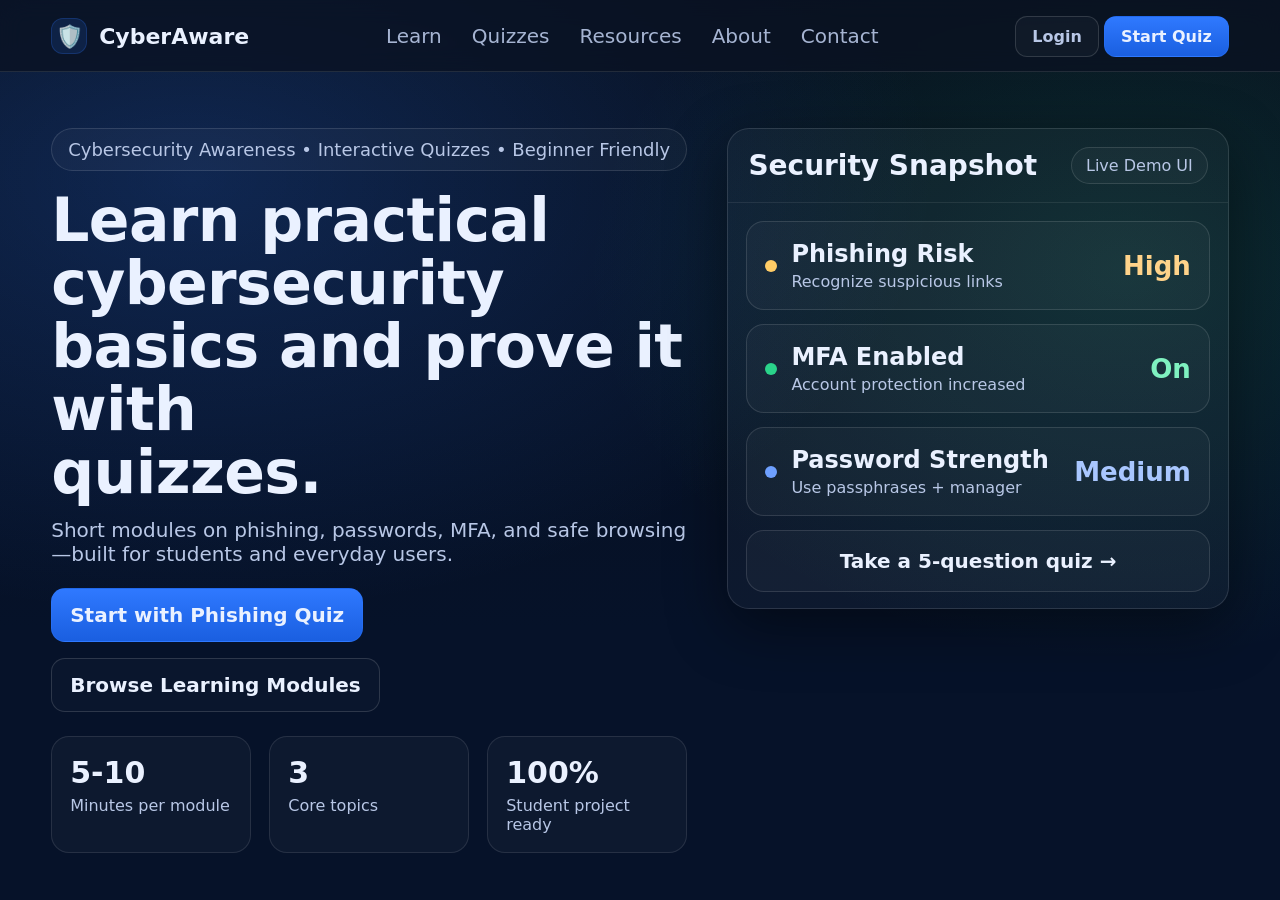
<file: index.html>
<!doctype html>
<html lang="en">

<head>
  <meta charset="utf-8" />
  <meta name="viewport" content="width=device-width, initial-scale=1" />
  <title>CyberAware</title>
  <link rel="stylesheet" href="css/styles.css" />
  <!--   -->
</head>

<body>

  <!-- Top Navigation -->
  <header class="topbar">
    <div class="container topbar__inner">

      <a class="brand" href="index.html">
        <span class="brand__icon" aria-hidden="true">🛡️</span>
        <span class="brand__name">CyberAware</span>
      </a>


      <nav class="navlinks" aria-label="Primary navigation">
        <a href="learn.html">Learn</a>
        <a href="quizzes.html">Quizzes</a>
        <a href="resources.html">Resources</a>
        <a href="about.html">About</a>
        <a href="contact.html">Contact</a>
      
      </nav>

      <div class="topbar__actions">
        <a class="btn btn--ghost" href="logInPage.html">Login</a>
        <a class="btn btn--primary" href="startQuiz.html">Start Quiz</a>
      </div>

    </div>
  </header>

  <!-- Hero -->
  <main class="hero">
    <div class="container hero__grid">

      <!-- Left -->
      <section class="hero__left">
        <div class="pill">
          Cybersecurity Awareness • Interactive Quizzes • Beginner Friendly
        </div>

        <h1 class="hero__title">
          Learn practical cybersecurity<br />
          basics and prove it with<br />
          quizzes.
        </h1>

        <p class="hero__subtitle">
          Short modules on phishing, passwords, MFA, and safe browsing—built
          for students and everyday users.
        </p>

        <div class="hero__cta">
          <a class="btn btn--primary btn--lg" href="QuizzePage.html">Start with Phishing Quiz</a>
          <a class="btn btn--outline btn--lg" href="learn.html">Browse Learning Modules</a>
        </div>

        <div class="stats">
          <div class="stat">
            <div class="stat__num">5-10</div>
            <div class="stat__label">Minutes per module</div>
          </div>
          <div class="stat">
            <div class="stat__num">3</div>
            <div class="stat__label">Core topics</div>
          </div>
          <div class="stat">
            <div class="stat__num">100%</div>
            <div class="stat__label">Student project ready</div>
          </div>
        </div>
      </section>

      <!-- Right -->
      <aside class="snapshot" aria-label="Security Snapshot">
        <div class="snapshot__head">
          <h2 class="snapshot__title">Security Snapshot</h2>
          <span class="chip">Live Demo UI</span>
        </div>

        <div class="snapshot__body">

          <div class="row">
            <div class="row__left">
              <span class="dot dot--warn" aria-hidden="true"></span>
              <div>
                <div class="row__title">Phishing Risk</div>
                <div class="row__sub">Recognize suspicious links</div>
              </div>
            </div>
            <div class="row__right row__right--warn">High</div>
          </div>

          <div class="row">
            <div class="row__left">
              <span class="dot dot--ok" aria-hidden="true"></span>
              <div>
                <div class="row__title">MFA Enabled</div>
                <div class="row__sub">Account protection increased</div>
              </div>
            </div>
            <div class="row__right row__right--ok">On</div>
          </div>

          <div class="row">
            <div class="row__left">
              <span class="dot dot--mid" aria-hidden="true"></span>
              <div>
                <div class="row__title">Password Strength</div>
                <div class="row__sub">Use passphrases + manager</div>
              </div>
            </div>
            <div class="row__right row__right--mid">Medium</div>
          </div>

          <a class="snapshot__cta" href="#">
            Take a 5-question quiz →
          </a>

        </div>
      </aside>

    </div>
  </main>

</body>

</html>
</file>
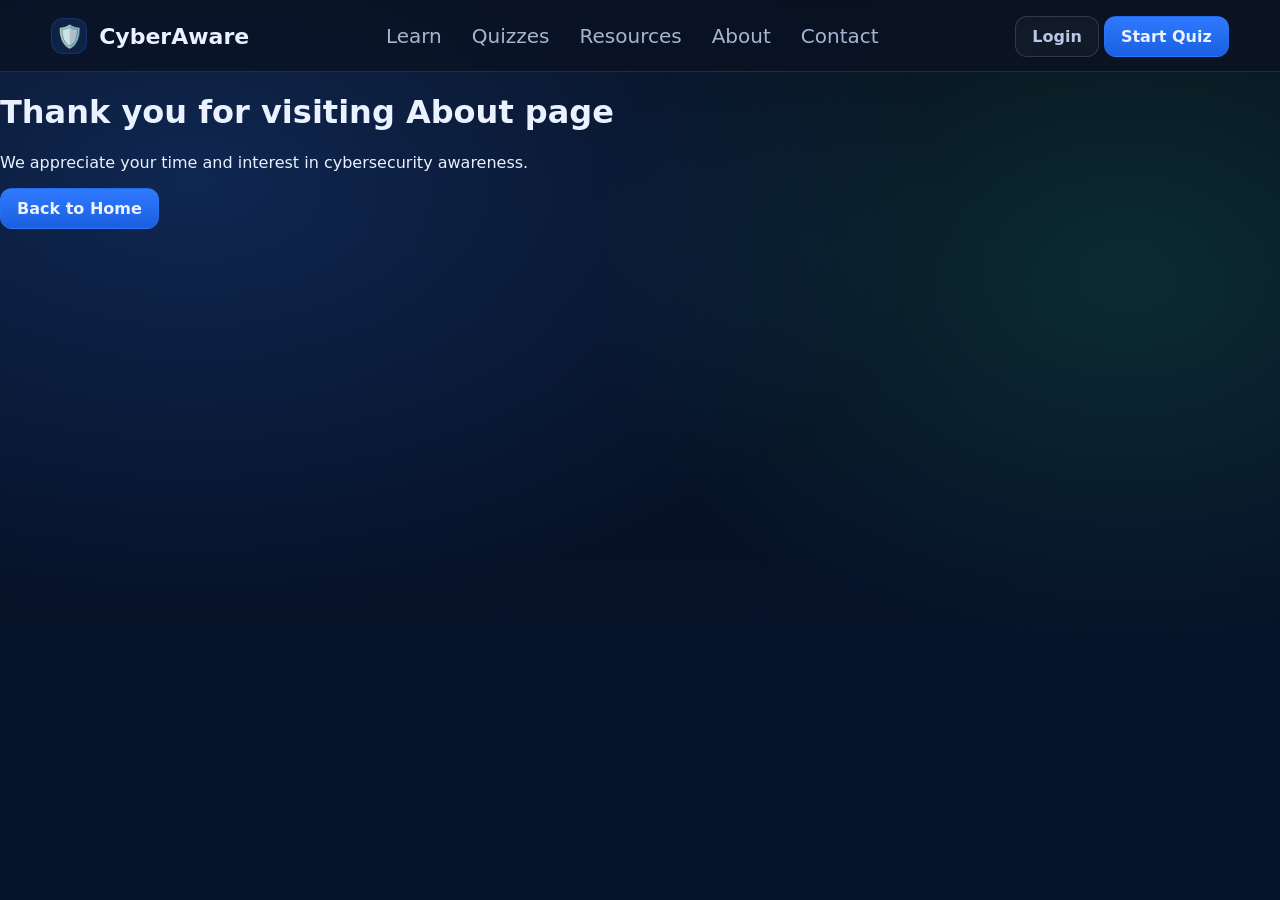
<file: about.html>
<!DOCTYPE html>
<html lang="en">

<head>
  <meta charset="UTF-8">
  <meta name="viewport" content="width=device-width, initial-scale=1.0">
  <link rel="stylesheet" href="css/styles.css" /> 
<!--     -->
  <title>About</title>
</head>

<body>
  <!-- Top Navigation -->
  <header class="topbar">
    <div class="container topbar__inner">

      <a class="brand" href="index.html">
        <span class="brand__icon" aria-hidden="true">🛡️</span>
        <span class="brand__name">CyberAware</span>
      </a>

      <nav class="navlinks" aria-label="Primary navigation">
        <a href="learn.html">Learn</a>
        <a href="quizzes.html">Quizzes</a>
        <a href="resources.html">Resources</a>
        <a href="about.html">About</a>
        <a href="contact.html">Contact</a>
      </nav>

      <div class="topbar__actions">
        <a class="btn btn--ghost" href="logInPage.html">Login</a>
        <a class="btn btn--primary" href="startQuiz.html">Start Quiz</a>
      </div>

    </div>
  </header>
  <main class="thanks">
    <div class="thanks__card">


      <!--   <div class="thanks__icon">🛡️</div>   -->

      <h1>Thank you for visiting About page</h1>

      <p class="thanks__sub">
        We appreciate your time and interest in cybersecurity awareness.
      </p>

      <div class="thanks__actions">
        <a href="index.html" class="btn btn--primary">Back to Home</a>

      </div>

    </div>
  </main>
</body>

</html>
</file>
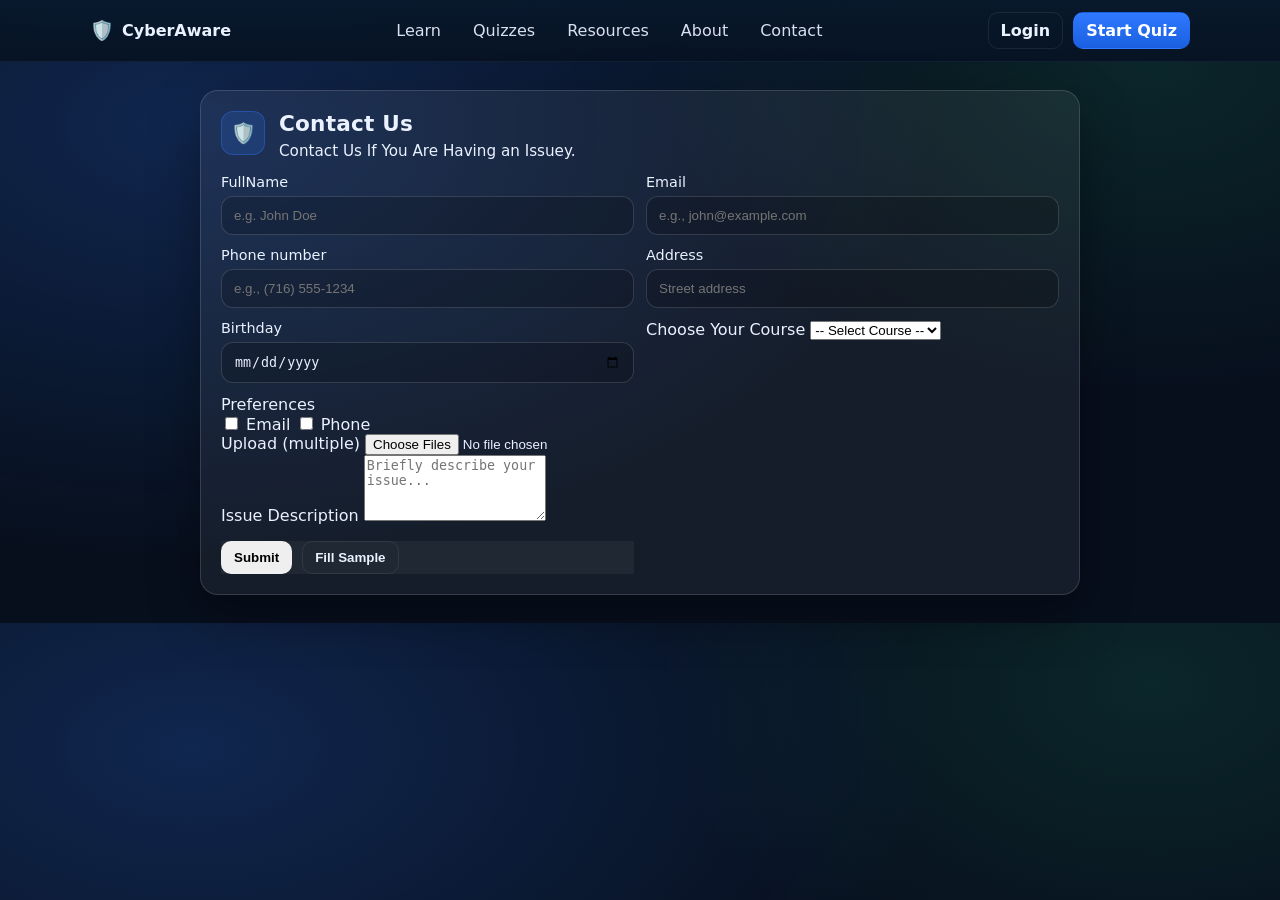
<file: contact.html>
<!DOCTYPE html>
<html lang="en">

<head>
    <meta charset="utf-8" />
    <meta name="viewport" content="width=device-width, initial-scale=1" />
    <title>Contact</title>
  <link rel="stylesheet" href="css/contact.css" />
</head>

<body>

    <!-- Top Navigation -->
    <header class="topbar">
        <div class="container topbar__inner">

            <a class="brand" href="index.html">
                <span class="brand__icon" aria-hidden="true">🛡️</span>
                <span class="brand__name">CyberAware</span>
            </a>


            <nav class="navlinks" aria-label="Primary navigation">
                <a href="learn.html">Learn</a>
                <a href="quizzes.html">Quizzes</a>
                <a href="resources.html">Resources</a>
                <a href="about.html">About</a>
                <a href="contact.html">Contact</a>
            </nav>

            <div class="topbar__actions">
                <a class="btn btn--ghost" href="logInPage.html">Login</a>
                <a class="btn btn--primary" href="startQuiz.html">Start Quiz</a>
            </div>

        </div>
    </header>
    <main class="auth">
        <section class="auth__card" aria-labelledby="contactTitle">
            <header class="auth__head">
                <div class="auth__brand" aria-hidden="true">🛡️</div>
                <div>
                    <h1 id="contactTitle" class="auth__title">Contact Us</h1>
                    <p class="auth__subtitle">Contact Us If You Are Having an Issuey.</p>
                </div>
            </header>

            <form class="form" id="contactForm" enctype="multipart/form-data" autocomplete="on" novalidate>

                <div class="grid">
                    <label class="field">
                        <span class="field__label"> FullName</span>
                        <input id="fullName" class="field__input" type="text" name="fullName"
                            placeholder="e.g. John Doe" required />
                    </label>
                    <label class="field">
                        <span class="field__label">Email</span>
                        <input id="email" class="field__input" type="email" name="email"
                            placeholder="e.g., john@example.com" required />
                    </label>
                    <label class="field">
                        <span class="field__label">Phone number</span>
                        <input id="phone" class="field__input" type="text" name="phone"
                            placeholder="e.g., (716) 555-1234" required />
                    </label>
                    <label class="field">
                        <span class="field__label">Address</span>
                        <input id="address" class="field__input" type="text" name="address" placeholder="Street address"
                            required />
                    </label>
                    <label class="field" for="birthday">
                        <span class="field__label">Birthday</span>
                        <input id="birthday" class="field__input" type="date" name="birthday" autocomplete="bday" />
                    </label>
                    <div class="row row--inline">

                        <label class="lbl lbl--mini" for="course">Choose Your Course</label>
                        <select id="course" name="course">
                            <option value="">-- Select Course --</option>
                            <option value="html">HTML</option>
                            <option value="css">CSS</option>
                            <option value="javascript">JavaScript</option>
                            <option value="cybersecurity">Cybersecurity</option>
                        </select>
                    </div>
                    <div class="row row--inline">
                        <label class="lbl" for="pref">Preferences</label>
                        <div class="checks">
                            <label class="check">
                                <input id="preferenceEmail" type="checkbox" name="pref" value="apple" /> Email</label>
                            <label class="check">
                                <input id="preferencePhone" type="checkbox" name="pref" value="pear" />
                                Phone</label>
                        </div>
                        <div class="row row--inline">

                            <label class="lbl lbl--mini" for="upload">Upload (multiple)</label>
                            <input id="uploadFiles" name="upload" type="file" multiple />
                        </div>
                        <div class="row row--inline">
                            <label for="issueDescription" class="lbl">Issue Description</label>
                            <textarea id="issueDescription" name="issueDescription" rows="4" maxlength="300"
                                placeholder="Briefly describe your issue..." required></textarea>
                        </div>
                        <div id="messageBox"></div>
                        <!-- Actions -->
                        <div class="actions">
                            <button class="btn" type="submit">Submit</button>
                            <button class="btn btn--ghost" type="button" id="fillSampleBtn">Fill Sample</button>
                        </div>
                    </div>


                </div>

            </form>
        </section>
    </main>
    <script src="js/contact.js"></script>
</body>

</html>
</file>
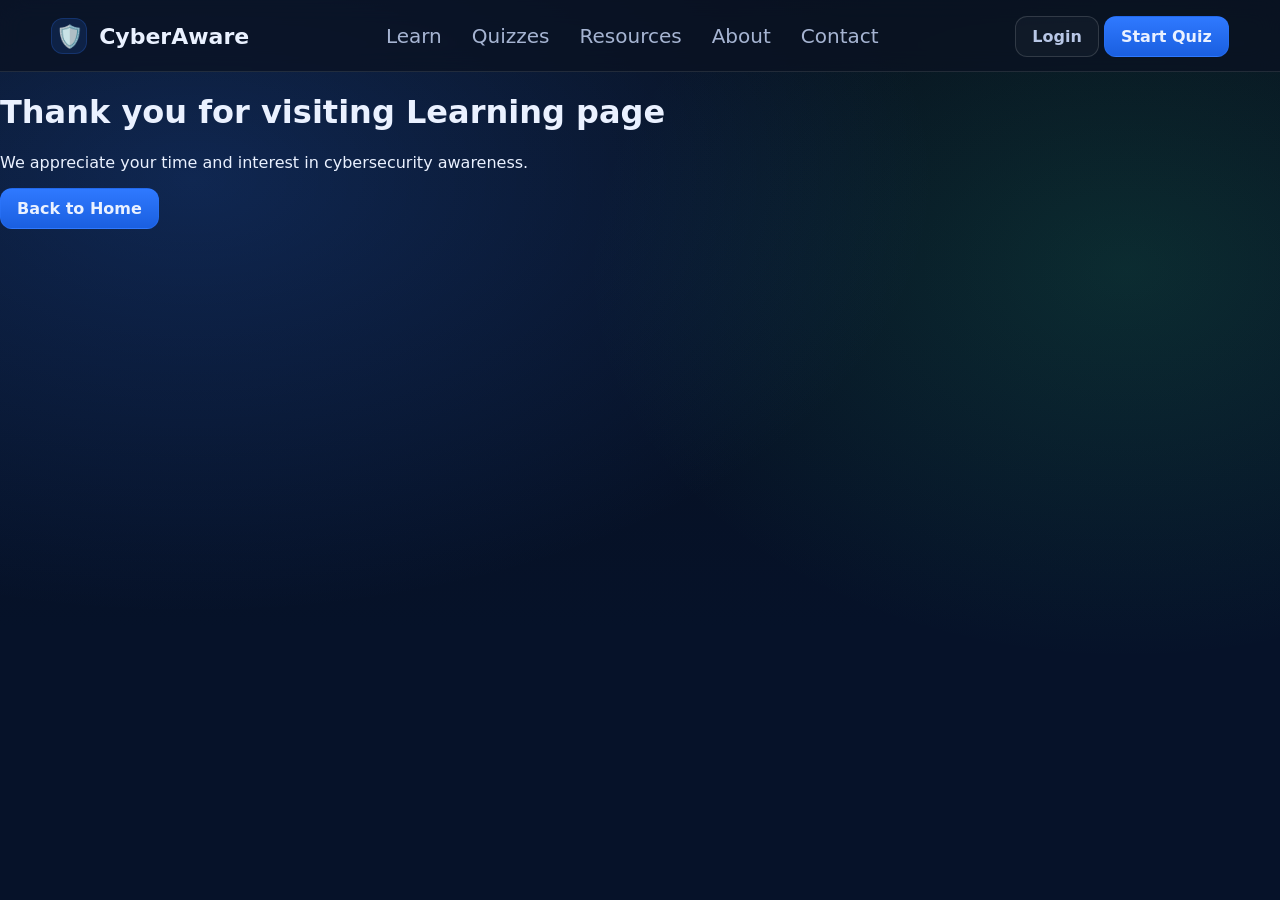
<file: learn.html>
<!DOCTYPE html>
<html lang="en">

<head>
  <meta charset="UTF-8">
  <meta name="viewport" content="width=device-width, initial-scale=1.0">
  <title>Learn</title>
  <link rel="stylesheet" href="css/styles.css" />
  <!--    -->
</head>

<body>

  <!-- Top Navigation -->
  <header class="topbar">
    <div class="container topbar__inner">

      <a class="brand" href="index.html">
        <span class="brand__icon" aria-hidden="true">🛡️</span>
        <span class="brand__name">CyberAware</span>
      </a>

      <nav class="navlinks" aria-label="Primary navigation">
        <a href="learn.html">Learn</a>
        <a href="quizzes.html">Quizzes</a>
        <a href="resources.html">Resources</a>
        <a href="about.html">About</a>
        <a href="contact.html">Contact</a>
      </nav>

      <div class="topbar__actions">
        <a class="btn btn--ghost" href="logInPage.html">Login</a>
        <a class="btn btn--primary" href="startQuiz.html">Start Quiz</a>
      </div>

    </div>
  </header>
  <main class="thanks">
    <div class="thanks__card">


      <!--   <div class="thanks__icon">🛡️</div>   -->

      <h1>Thank you for visiting Learning page</h1>

      <p class="thanks__sub">
        We appreciate your time and interest in cybersecurity awareness.
      </p>

      <div class="thanks__actions">
        <a href="index.html" class="btn btn--primary">Back to Home</a>

      </div>

    </div>
  </main>

</body>

</html>
</file>
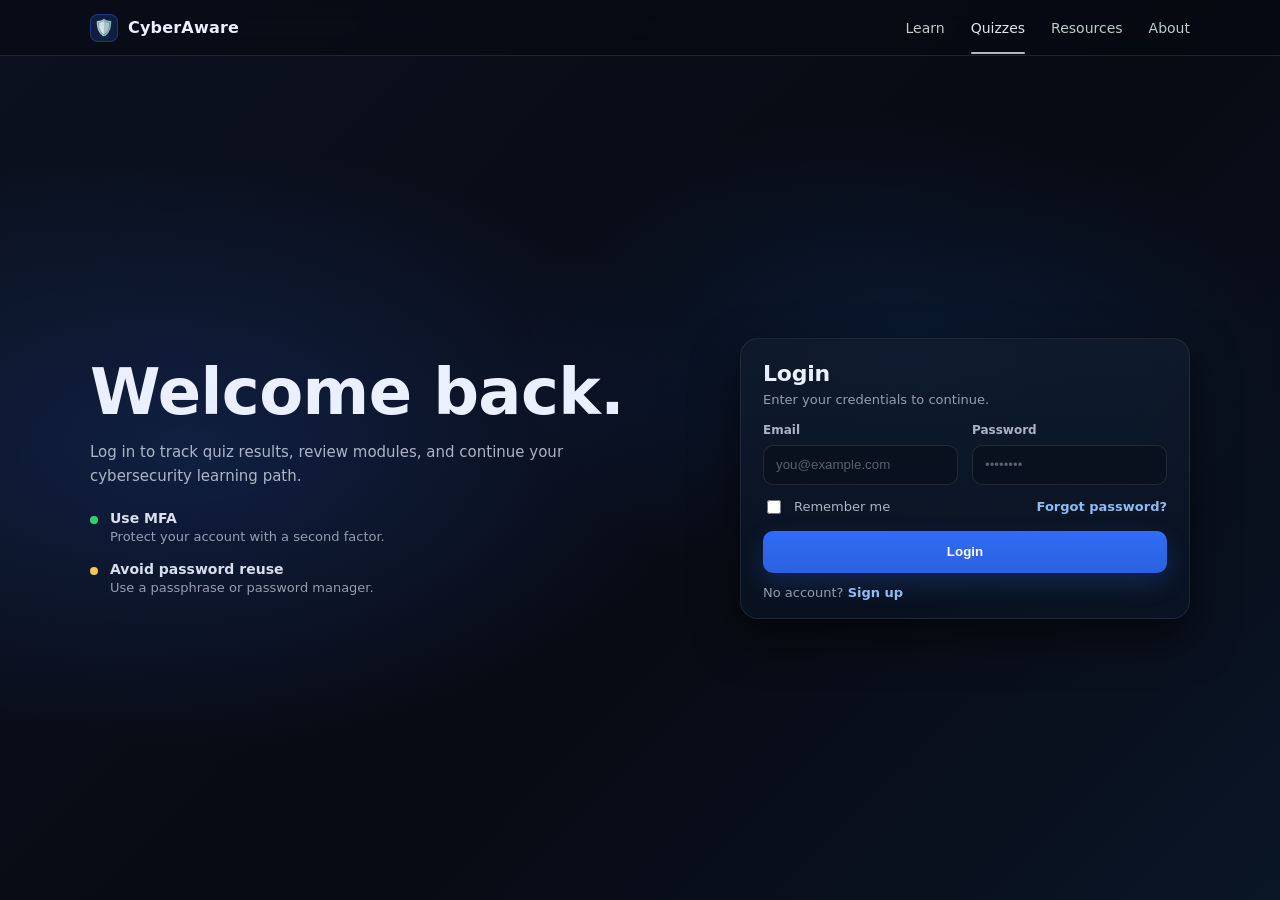
<file: logInPage.html>
<!-- login.html -->
<!doctype html>
<html lang="en">

<head>
  <meta charset="utf-8" />
  <meta name="viewport" content="width=device-width,initial-scale=1" />
  <title>CyberAware — Login</title>
  <link rel="stylesheet" href="css/style.css" />

  <!--  -->
</head>

<body>

  <header class="topbar">
    <div class="topbar__inner">
      <a class="brand" href="index.html">
        <span class="brand__badge" aria-hidden="true">🛡️</span>
        <span class="brand__name">CyberAware</span>
      </a>

      <nav class="nav" aria-label="Primary">
        <a class="nav__link" href="learn.html">Learn</a>
        <a class="nav__link nav__link--active" href="quizzes.html">Quizzes</a>
        <a class="nav__link" href="resources.html">Resources</a>
        <a class="nav__link" href="about.html">About</a>
      </nav>
    </div>
  </header>

  <main class="hero">
    <div class="hero__inner">

      <!-- Left content -->
      <section class="copy" aria-label="Welcome">
        <h1 class="copy__title">Welcome back.</h1>
        <p class="copy__lead">
          Log in to track quiz results, review modules, and continue your
          cybersecurity learning path.
        </p>

        <ul class="tips" aria-label="Security tips">
          <li class="tip">
            <span class="tip__dot tip__dot--green" aria-hidden="true"></span>
            <div class="tip__text">
              <strong>Use MFA</strong>
              <span>Protect your account with a second factor.</span>
            </div>
          </li>

          <li class="tip">
            <span class="tip__dot tip__dot--yellow" aria-hidden="true"></span>
            <div class="tip__text">
              <strong>Avoid password reuse</strong>
              <span>Use a passphrase or password manager.</span>
            </div>
          </li>
        </ul>
      </section>

      <!-- Right card -->
      <section class="card" aria-label="Login form">
        <h2 class="card__title">Login</h2>
        <p class="card__sub">Enter your credentials to continue.</p>

        <form class="form" action="#" method="post">
          <div class="form__grid">
            <label class="field">
              <span class="field__label">Email</span>
              <input class="field__input" type="email" name="email" placeholder="you@example.com" required />
            </label>

            <label class="field">
              <span class="field__label">Password</span>
              <input class="field__input" type="password" name="password" placeholder="••••••••" required />
            </label>
          </div>

          <div class="form__row">
            <label class="check">
              <input type="checkbox" name="remember" />
              <span>Remember me</span>
            </label>

            <a class="link" href="#">Forgot password?</a>
          </div>

          <button class="btn" type="submit">Login</button>

          <p class="card__foot">
            No account? <a class="link" href="signup.html">Sign up</a>
          </p>
        </form>
      </section>

    </div>
  </main>

</body>

</html>
</file>
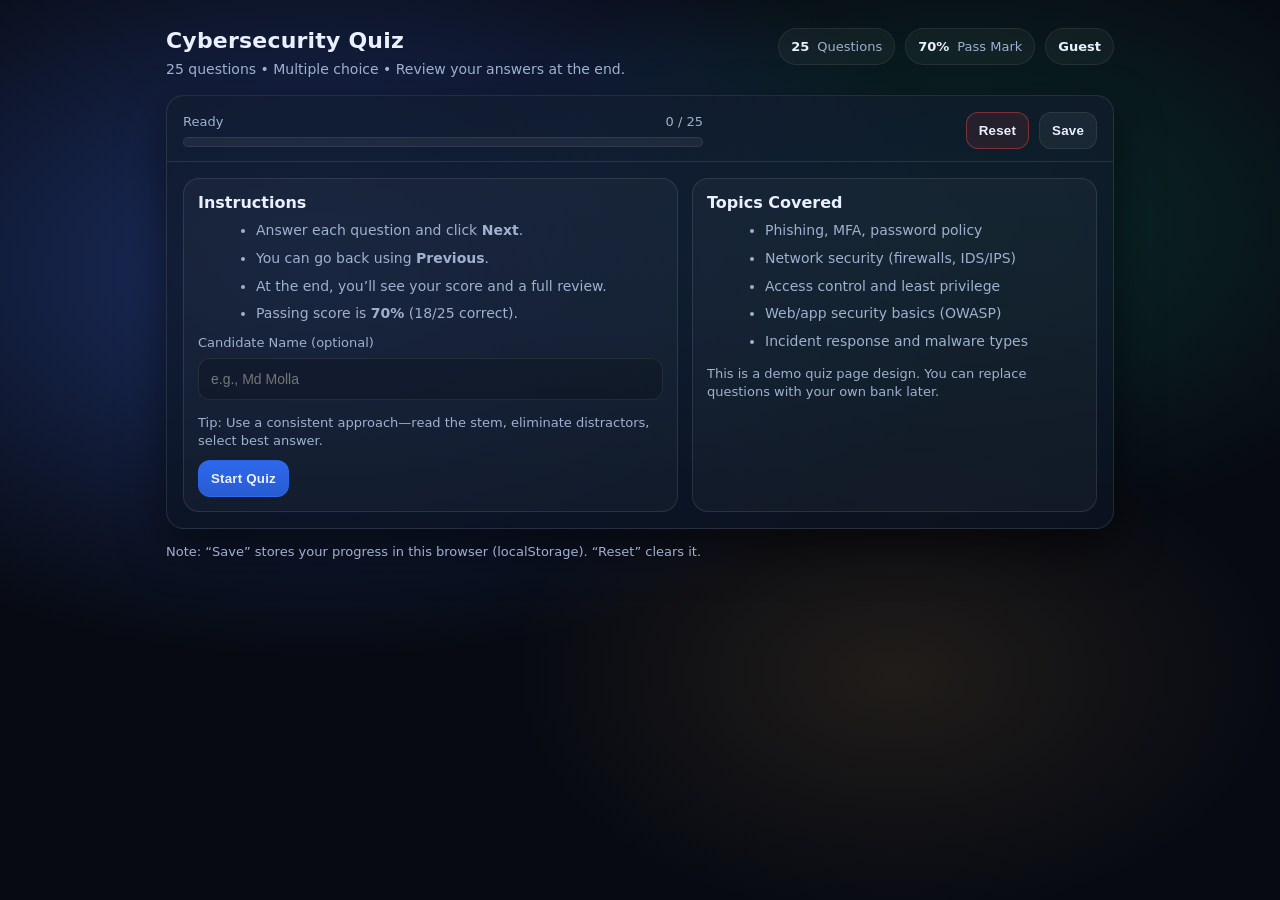
<file: QuizzePage.html>
<!doctype html>
<html lang="en">
<head>
  <meta charset="utf-8" />
  <meta name="viewport" content="width=device-width, initial-scale=1" />
  <title>Cybersecurity Quiz (25 Questions)</title>
  <style>
    :root{
      --bg0:#070a12;
      --bg1:#0b1220;
      --bg2:#0a1526;
      --text:#eaf0ff;
      --muted:#9fb0d0;
      --line:rgba(255,255,255,.10);
      --line2:rgba(255,255,255,.08);
      --cardA:rgba(17, 28, 46, .72);
      --cardB:rgba(10, 20, 36, .72);
      --blue:#2f6df6;
      --blue2:#2a61df;
      --good:#22c55e;
      --warn:#f59e0b;
      --bad:#ef4444;
      --shadow: 0 18px 45px rgba(0,0,0,.55);
      --radius:18px;
      --focus: 0 0 0 3px rgba(47,109,246,.35);
      --font: system-ui, -apple-system, Segoe UI, Roboto, Arial, sans-serif;
    }

    *{ box-sizing:border-box; }
    html,body{ height:100%; }
    body{
      margin:0;
      font-family:var(--font);
      color:var(--text);
      background:
        radial-gradient(1100px 650px at 25% 30%, rgba(70, 120, 255, 0.35), transparent 60%),
        radial-gradient(900px 560px at 75% 25%, rgba(30, 220, 170, 0.16), transparent 55%),
        radial-gradient(700px 450px at 70% 75%, rgba(255, 190, 90, 0.10), transparent 55%),
        var(--bg0);
    }

    .wrap{
      max-width: 980px;
      margin: 0 auto;
      padding: 28px 16px 50px;
    }

    header{
      display:flex;
      align-items:flex-start;
      justify-content:space-between;
      gap:16px;
      margin-bottom: 16px;
    }
    .brand{
      display:flex;
      flex-direction:column;
      gap:6px;
    }
    .brand h1{
      font-size: 22px;
      margin:0;
      letter-spacing:.2px;
    }
    .brand p{
      margin:0;
      color:var(--muted);
      font-size: 14px;
      line-height:1.45;
    }

    .pillbar{
      display:flex;
      gap:10px;
      flex-wrap:wrap;
      justify-content:flex-end;
    }
    .pill{
      border:1px solid var(--line2);
      background: rgba(255,255,255,.04);
      padding: 10px 12px;
      border-radius: 999px;
      color: var(--muted);
      font-size: 13px;
      display:flex;
      gap:8px;
      align-items:center;
      user-select:none;
    }
    .pill b{ color: var(--text); font-weight: 700; }

    .card{
      background: linear-gradient(180deg, var(--cardA), var(--cardB));
      border: 1px solid var(--line);
      border-radius: var(--radius);
      box-shadow: var(--shadow);
      overflow:hidden;
    }

    .cardTop{
      padding: 16px 16px 12px;
      border-bottom: 1px solid var(--line);
      display:flex;
      gap:12px;
      align-items:center;
      justify-content:space-between;
      flex-wrap:wrap;
    }

    .progressWrap{
      width: min(520px, 100%);
      display:flex;
      flex-direction:column;
      gap:8px;
    }
    .progressRow{
      display:flex;
      align-items:center;
      justify-content:space-between;
      gap:12px;
      color:var(--muted);
      font-size: 13px;
    }
    .bar{
      height: 10px;
      border-radius: 999px;
      background: rgba(255,255,255,.06);
      border: 1px solid var(--line2);
      overflow:hidden;
    }
    .bar > span{
      display:block;
      height:100%;
      width:0%;
      background: linear-gradient(90deg, var(--blue), rgba(47,109,246,.55));
      border-radius: 999px;
      transition: width .25s ease;
    }

    .actions{
      display:flex;
      gap:10px;
      align-items:center;
      flex-wrap:wrap;
      justify-content:flex-end;
    }

    button{
      border:1px solid var(--line2);
      background: rgba(255,255,255,.05);
      color: var(--text);
      padding: 10px 12px;
      border-radius: 12px;
      cursor:pointer;
      font-weight: 650;
      letter-spacing:.2px;
    }
    button:hover{ background: rgba(255,255,255,.08); }
    button:focus{ outline:none; box-shadow: var(--focus); }
    button.primary{
      border-color: rgba(47,109,246,.45);
      background: linear-gradient(180deg, rgba(47,109,246,.95), rgba(42,97,223,.92));
    }
    button.primary:hover{ filter: brightness(1.06); }
    button.danger{
      border-color: rgba(239,68,68,.45);
      background: rgba(239,68,68,.10);
    }
    button:disabled{
      opacity:.55;
      cursor:not-allowed;
    }

    .cardBody{
      padding: 16px;
    }

    .screen{
      display:none;
    }
    .screen.active{
      display:block;
    }

    .startGrid{
      display:grid;
      grid-template-columns: 1.1fr .9fr;
      gap: 14px;
    }
    @media (max-width: 860px){
      .startGrid{ grid-template-columns: 1fr; }
    }

    .panel{
      border: 1px solid var(--line);
      background: rgba(255,255,255,.03);
      border-radius: 16px;
      padding: 14px;
    }
    .panel h2{
      margin:0 0 8px;
      font-size: 16px;
    }
    .panel ul{
      margin: 8px 0 0 18px;
      color: var(--muted);
      line-height: 1.55;
      font-size: 14px;
    }
    .panel li{ margin: 6px 0; }

    .formRow{
      display:flex;
      flex-direction:column;
      gap:8px;
      margin-top: 10px;
    }
    label{
      color: var(--muted);
      font-size: 13px;
    }
    input[type="text"]{
      padding: 12px 12px;
      border-radius: 12px;
      border:1px solid var(--line2);
      background: rgba(0,0,0,.18);
      color: var(--text);
      font-size: 14px;
    }
    input[type="text"]:focus{ outline:none; box-shadow: var(--focus); }

    .qTitle{
      margin:0 0 12px;
      font-size: 18px;
      line-height:1.35;
      letter-spacing:.15px;
    }

    .choices{
      display:grid;
      gap:10px;
    }
    .choice{
      display:flex;
      gap:12px;
      align-items:flex-start;
      padding: 12px 12px;
      border-radius: 14px;
      border:1px solid var(--line2);
      background: rgba(255,255,255,.03);
      cursor:pointer;
      user-select:none;
      transition: transform .05s ease, background .15s ease;
    }
    .choice:hover{ background: rgba(255,255,255,.06); }
    .choice:active{ transform: translateY(1px); }

    .choice input{ margin-top: 3px; }
    .choice span{
      line-height:1.45;
      font-size: 14px;
      color: var(--text);
    }
    .choice .letter{
      min-width: 26px;
      height: 26px;
      border-radius: 9px;
      display:inline-flex;
      align-items:center;
      justify-content:center;
      border:1px solid var(--line2);
      background: rgba(255,255,255,.04);
      color: var(--muted);
      font-size: 13px;
      font-weight: 700;
      margin-top: -2px;
    }
    .choice.selected{
      border-color: rgba(47,109,246,.55);
      background: rgba(47,109,246,.12);
    }

    .navRow{
      margin-top: 14px;
      display:flex;
      align-items:center;
      justify-content:space-between;
      gap:10px;
      flex-wrap:wrap;
    }

    .hint{
      color: var(--muted);
      font-size: 13px;
      line-height: 1.4;
    }

    .resultBox{
      display:grid;
      grid-template-columns: 1fr 1fr;
      gap: 14px;
    }
    @media (max-width: 860px){
      .resultBox{ grid-template-columns: 1fr; }
    }

    .scoreBig{
      font-size: 44px;
      margin: 0;
      letter-spacing: .2px;
    }
    .badge{
      display:inline-flex;
      align-items:center;
      gap:8px;
      padding: 8px 10px;
      border-radius: 999px;
      border:1px solid var(--line2);
      background: rgba(255,255,255,.04);
      color: var(--muted);
      font-size: 13px;
      width: fit-content;
    }
    .badge.good{ border-color: rgba(34,197,94,.35); background: rgba(34,197,94,.10); }
    .badge.warn{ border-color: rgba(245,158,11,.35); background: rgba(245,158,11,.10); }
    .badge.bad{ border-color: rgba(239,68,68,.35); background: rgba(239,68,68,.10); }

    .review{
      margin-top: 14px;
      display:grid;
      gap:10px;
    }
    details{
      border:1px solid var(--line2);
      background: rgba(255,255,255,.03);
      border-radius: 14px;
      padding: 10px 12px;
    }
    details summary{
      cursor:pointer;
      font-weight: 700;
      color: var(--text);
      list-style:none;
      outline:none;
    }
    details summary::-webkit-details-marker{ display:none; }
    .reviewMeta{
      margin-top: 8px;
      color: var(--muted);
      font-size: 13px;
      line-height: 1.5;
    }
    .tag{
      display:inline-flex;
      padding: 2px 8px;
      border-radius: 999px;
      border:1px solid var(--line2);
      margin-right: 6px;
      font-size: 12px;
      color: var(--muted);
      background: rgba(255,255,255,.03);
    }
    .tag.good{ border-color: rgba(34,197,94,.35); background: rgba(34,197,94,.10); }
    .tag.bad{ border-color: rgba(239,68,68,.35); background: rgba(239,68,68,.10); }

    .srOnly{
      position:absolute;
      width:1px;height:1px;
      padding:0;margin:-1px;
      overflow:hidden;clip:rect(0,0,0,0);
      white-space:nowrap;border:0;
    }
  </style>
</head>
<body>
  <div class="wrap">
    <header>
      <div class="brand">
        <h1>Cybersecurity Quiz</h1>
        <p>25 questions • Multiple choice • Review your answers at the end.</p>
      </div>
      <div class="pillbar" aria-label="Quiz status">
        <div class="pill" title="Number of questions"><b id="pillTotal">25</b> Questions</div>
        <div class="pill" title="Passing score threshold"><b id="pillPass">70%</b> Pass Mark</div>
        <div class="pill" title="Your current attempt name"><b id="pillName">Guest</b></div>
      </div>
    </header>

    <main class="card" aria-live="polite">
      <div class="cardTop">
        <div class="progressWrap">
          <div class="progressRow">
            <span id="progressText">Ready</span>
            <span id="counterText">0 / 25</span>
          </div>
          <div class="bar" aria-label="Progress bar" role="progressbar" aria-valuemin="0" aria-valuemax="25" aria-valuenow="0">
            <span id="progressBar"></span>
          </div>
        </div>

        <div class="actions">
          <button id="btnReset" class="danger" type="button" title="Clear this attempt">Reset</button>
          <button id="btnSave" type="button" title="Save progress to this browser">Save</button>
        </div>
      </div>

      <div class="cardBody">
        <!-- START SCREEN -->
        <section id="screenStart" class="screen active">
          <div class="startGrid">
            <div class="panel">
              <h2>Instructions</h2>
              <ul>
                <li>Answer each question and click <b>Next</b>.</li>
                <li>You can go back using <b>Previous</b>.</li>
                <li>At the end, you’ll see your score and a full review.</li>
                <li>Passing score is <b>70%</b> (18/25 correct).</li>
              </ul>

              <div class="formRow">
                <label for="nameInput">Candidate Name (optional)</label>
                <input id="nameInput" type="text" maxlength="40" placeholder="e.g., Md Molla" />
              </div>

              <div class="navRow">
                <span class="hint">Tip: Use a consistent approach—read the stem, eliminate distractors, select best answer.</span>
                <button id="btnStart" class="primary" type="button">Start Quiz</button>
              </div>
            </div>

            <div class="panel">
              <h2>Topics Covered</h2>
              <ul>
                <li>Phishing, MFA, password policy</li>
                <li>Network security (firewalls, IDS/IPS)</li>
                <li>Access control and least privilege</li>
                <li>Web/app security basics (OWASP)</li>
                <li>Incident response and malware types</li>
              </ul>
              <p class="hint" style="margin:12px 0 0;">
                This is a demo quiz page design. You can replace questions with your own bank later.
              </p>
            </div>
          </div>
        </section>

        <!-- QUIZ SCREEN -->
        <section id="screenQuiz" class="screen" aria-label="Quiz questions">
          <h2 class="qTitle" id="qText">Question text</h2>

          <form id="choicesForm" class="choices" aria-label="Answer choices">
            <!-- Choices injected here -->
          </form>

          <div class="navRow">
            <div class="hint" id="qHint">Select one option to proceed.</div>
            <div class="actions">
              <button id="btnPrev" type="button">Previous</button>
              <button id="btnNext" class="primary" type="button" disabled>Next</button>
            </div>
          </div>
        </section>

        <!-- RESULT SCREEN -->
        <section id="screenResult" class="screen" aria-label="Quiz results">
          <div class="resultBox">
            <div class="panel">
              <h2>Result</h2>
              <p class="badge" id="resultBadge">Status</p>
              <p class="scoreBig" id="scoreText">0%</p>
              <p class="hint" id="scoreMeta">You answered 0 out of 25 correctly.</p>

              <div class="navRow">
                <span class="hint">You can retake the quiz anytime.</span>
                <button id="btnRetake" class="primary" type="button">Retake</button>
              </div>
            </div>

            <div class="panel">
              <h2>Review</h2>
              <p class="hint">Expand each item to see your answer vs the correct answer, with an explanation.</p>
              <div class="review" id="reviewList"></div>
            </div>
          </div>
        </section>
      </div>
    </main>

    <p class="hint" style="margin-top:14px;">
      Note: “Save” stores your progress in this browser (localStorage). “Reset” clears it.
    </p>
  </div>

  <script>
    // ----------------------------
    // Question Bank (25)
    // ----------------------------
    const QUESTIONS = [
      {
        q: "Which control best reduces the impact of stolen passwords in most environments?",
        a: ["Password rotation every 30 days", "Multi-Factor Authentication (MFA)", "Security questions", "Longer usernames"],
        correct: 1,
        exp: "MFA adds a second factor, making credential theft alone insufficient to access the account."
      },
      {
        q: "Phishing is best described as:",
        a: ["Encrypting data for confidentiality", "Impersonation to trick users into revealing sensitive info", "Blocking malicious IP addresses", "Scanning networks for open ports"],
        correct: 1,
        exp: "Phishing relies on social engineering—deception to obtain credentials or sensitive data."
      },
      {
        q: "The principle of least privilege means:",
        a: ["Users should have admin rights to speed up work", "Users receive only the access needed to do their job", "All users share one account for auditing", "Security is optional in development"],
        correct: 1,
        exp: "Least privilege minimizes blast radius if an account is compromised."
      },
      {
        q: "Which is the strongest password policy option?",
        a: ["Minimum length 6, no complexity rules", "Minimum length 12 + banned common passwords", "Password never expires, short allowed", "Only require one uppercase letter"],
        correct: 1,
        exp: "Longer passwords plus blocking known/common passwords improves resilience against guessing and credential stuffing."
      },
      {
        q: "A firewall primarily:",
        a: ["Detects malware signatures on endpoints", "Filters network traffic based on rules", "Creates encrypted backups", "Manages user identities"],
        correct: 1,
        exp: "Firewalls enforce traffic allow/deny rules by IP, port, protocol, application, etc."
      },
      {
        q: "IDS vs IPS: which statement is correct?",
        a: ["IDS blocks traffic; IPS only alerts", "IDS alerts; IPS can block traffic", "Both are identical", "IPS only works on endpoints"],
        correct: 1,
        exp: "IDS is typically detective (alerting). IPS is preventive (blocking) in-line."
      },
      {
        q: "A VPN primarily provides:",
        a: ["Public IP blocking", "Encrypted tunnel over untrusted networks", "Antivirus scanning", "Password hashing"],
        correct: 1,
        exp: "VPNs provide confidentiality/integrity for traffic between endpoints over insecure networks."
      },
      {
        q: "Which is an example of a DoS attack?",
        a: ["Sending many requests to exhaust server resources", "Stealing a cookie via XSS", "Changing DNS records legitimately", "Encrypting a file for backup"],
        correct: 0,
        exp: "DoS aims to reduce availability by consuming resources or bandwidth."
      },
      {
        q: "Ransomware typically:",
        a: ["Steals credit card numbers only", "Encrypts data and demands payment to restore access", "Only affects mobile devices", "Is always harmless if detected"],
        correct: 1,
        exp: "Ransomware impacts confidentiality/availability by encrypting data and extorting payment."
      },
      {
        q: "Which is an example of data at rest?",
        a: ["Traffic between browser and server", "A database stored on disk", "A VoIP call", "A live video stream"],
        correct: 1,
        exp: "Data at rest refers to stored data (disk, backups, database files)."
      },
      {
        q: "TLS is mainly used to:",
        a: ["Validate JavaScript syntax", "Encrypt data in transit (e.g., HTTPS)", "Scan files for malware", "Store passwords in plain text"],
        correct: 1,
        exp: "TLS protects confidentiality and integrity for data in transit (HTTPS, SMTP STARTTLS, etc.)."
      },
      {
        q: "SQL Injection primarily targets:",
        a: ["Browser memory management", "Database queries through unsanitized input", "Email headers", "Wi-Fi encryption"],
        correct: 1,
        exp: "SQLi occurs when attacker-controlled input is concatenated into queries without proper parameterization."
      },
      {
        q: "XSS (Cross-Site Scripting) is best defined as:",
        a: ["Injecting scripts into trusted web pages viewed by others", "Breaking AES encryption", "Capturing Wi-Fi handshakes", "Brute forcing SSH keys"],
        correct: 0,
        exp: "XSS enables script execution in a victim’s browser within the context of a trusted site."
      },
      {
        q: "CSRF (Cross-Site Request Forgery) exploits:",
        a: ["User trust in their own browser session", "Weak TLS ciphers", "Open ports on routers", "Outdated BIOS firmware"],
        correct: 0,
        exp: "CSRF abuses authenticated sessions to force state-changing actions without user intent."
      },
      {
        q: "The OWASP Top 10 is mainly about:",
        a: ["Physical security controls", "Most common web application security risks", "Cloud vendor pricing", "Network cabling standards"],
        correct: 1,
        exp: "OWASP Top 10 is a widely referenced list of critical web app security risks."
      },
      {
        q: "Hashing a password is important because:",
        a: ["It makes the password reversible later", "It protects stored passwords even if DB is leaked", "It removes the need for MFA", "It encrypts network traffic automatically"],
        correct: 1,
        exp: "Hashing (with salt + strong KDF) reduces damage from password database compromise."
      },
      {
        q: "Which is a secure way to store passwords?",
        a: ["Plain text", "MD5 without salt", "bcrypt/Argon2 with salt", "Base64 encoding"],
        correct: 2,
        exp: "Use modern password hashing functions (Argon2/bcrypt) with salt and appropriate work factors."
      },
      {
        q: "Which log source is most useful for investigating account login activity?",
        a: ["CPU temperature logs", "Authentication/identity logs", "Printer queue logs", "Screen resolution logs"],
        correct: 1,
        exp: "Auth logs capture login attempts, successes/failures, IPs, and identity context."
      },
      {
        q: "In incident response, 'containment' means:",
        a: ["Document lessons learned", "Stop the spread/impact of the incident", "Restore systems from backup", "Disable all security controls"],
        correct: 1,
        exp: "Containment limits damage by isolating affected systems, blocking IOCs, disabling compromised accounts, etc."
      },
      {
        q: "Which is an IOC (Indicator of Compromise)?",
        a: ["A strong password", "A known malicious hash or domain", "A patched system", "A security policy document"],
        correct: 1,
        exp: "IOCs are artifacts suggesting compromise: hashes, IPs, domains, filenames, registry keys, etc."
      },
      {
        q: "Zero Trust architecture emphasizes:",
        a: ["Trust internal networks by default", "Never trust, always verify", "Use one shared admin account", "Disable logging"],
        correct: 1,
        exp: "Zero Trust assumes breach and requires continuous verification and least privilege."
      },
      {
        q: "What is the main purpose of network segmentation?",
        a: ["Improve Wi-Fi speed only", "Limit lateral movement after a breach", "Make passwords shorter", "Disable encryption"],
        correct: 1,
        exp: "Segmentation reduces attack surface and confines intruders to smaller zones."
      },
      {
        q: "A security patch primarily:",
        a: ["Adds new UI features", "Fixes vulnerabilities and bugs", "Disables antivirus", "Makes data unencrypted"],
        correct: 1,
        exp: "Patches remediate known vulnerabilities, reducing exploitability."
      },
      {
        q: "What does 'CIA triad' stand for?",
        a: ["Control, Inspection, Authorization", "Confidentiality, Integrity, Availability", "Compliance, Identity, Access", "Cloud, Infrastructure, Automation"],
        correct: 1,
        exp: "CIA triad is a foundational model for security objectives: confidentiality, integrity, availability."
      },
      {
        q: "Which is the best example of 'defense in depth'?",
        a: ["Only a firewall at the perimeter", "Multiple layered controls (MFA, least privilege, monitoring, patching)", "Disabling logs to reduce noise", "Using the same password everywhere"],
        correct: 1,
        exp: "Defense in depth uses layered controls so that failure of one control does not lead to full compromise."
      }
    ];

    // ----------------------------
    // State
    // ----------------------------
    const PASS_PERCENT = 70;
    const STORAGE_KEY = "cyber_quiz_attempt_v1";

    const state = {
      name: "Guest",
      idx: 0,
      answers: Array(QUESTIONS.length).fill(null) // selected option index
    };

    // ----------------------------
    // DOM
    // ----------------------------
    const el = (id) => document.getElementById(id);

    const screenStart = el("screenStart");
    const screenQuiz = el("screenQuiz");
    const screenResult = el("screenResult");

    const pillTotal = el("pillTotal");
    const pillPass = el("pillPass");
    const pillName = el("pillName");

    const progressText = el("progressText");
    const counterText = el("counterText");
    const progressBar = el("progressBar");
    const progressRole = document.querySelector(".bar[role='progressbar']");

    const nameInput = el("nameInput");
    const btnStart = el("btnStart");
    const btnPrev = el("btnPrev");
    const btnNext = el("btnNext");
    const btnRetake = el("btnRetake");
    const btnReset = el("btnReset");
    const btnSave = el("btnSave");

    const qText = el("qText");
    const qHint = el("qHint");
    const choicesForm = el("choicesForm");

    const resultBadge = el("resultBadge");
    const scoreText = el("scoreText");
    const scoreMeta = el("scoreMeta");
    const reviewList = el("reviewList");

    // ----------------------------
    // Helpers
    // ----------------------------
    function showScreen(which){
      [screenStart, screenQuiz, screenResult].forEach(s => s.classList.remove("active"));
      which.classList.add("active");
    }

    function setProgress(currentIndex){
      const total = QUESTIONS.length;
      const currentNum = Math.min(currentIndex + 1, total);
      const answeredCount = state.answers.filter(v => v !== null).length;

      pillTotal.textContent = total;
      pillPass.textContent = `${PASS_PERCENT}%`;
      pillName.textContent = state.name || "Guest";

      progressText.textContent = (screenQuiz.classList.contains("active"))
        ? `Answered ${answeredCount} of ${total}`
        : "Ready";

      counterText.textContent = (screenQuiz.classList.contains("active"))
        ? `${currentNum} / ${total}`
        : `0 / ${total}`;

      const percent = (screenQuiz.classList.contains("active"))
        ? (currentIndex / total) * 100
        : 0;

      progressBar.style.width = `${percent}%`;
      progressRole?.setAttribute("aria-valuenow", String(currentIndex));
    }

    function renderQuestion(){
      const q = QUESTIONS[state.idx];
      qText.textContent = `Q${state.idx + 1}. ${q.q}`;
      qHint.textContent = "Select one option to proceed.";

      choicesForm.innerHTML = "";

      const selected = state.answers[state.idx];
      const letters = ["A","B","C","D"];

      q.a.forEach((opt, i) => {
        const id = `q${state.idx}_opt${i}`;

        const label = document.createElement("label");
        label.className = "choice" + (selected === i ? " selected" : "");
        label.setAttribute("for", id);

        const radio = document.createElement("input");
        radio.type = "radio";
        radio.name = "choice";
        radio.id = id;
        radio.value = String(i);
        radio.checked = (selected === i);

        radio.addEventListener("change", () => {
          state.answers[state.idx] = i;
          updateChoiceUI();
          btnNext.disabled = false;
          qHint.textContent = "Answer saved. You can continue.";
        });

        const letter = document.createElement("span");
        letter.className = "letter";
        letter.textContent = letters[i];

        const text = document.createElement("span");
        text.textContent = opt;

        label.appendChild(radio);
        label.appendChild(letter);
        label.appendChild(text);

        choicesForm.appendChild(label);
      });

      btnPrev.disabled = (state.idx === 0);
      btnNext.textContent = (state.idx === QUESTIONS.length - 1) ? "Finish" : "Next";
      btnNext.disabled = (state.answers[state.idx] === null);

      setProgress(state.idx);
    }

    function updateChoiceUI(){
      const labels = choicesForm.querySelectorAll(".choice");
      labels.forEach((lb) => lb.classList.remove("selected"));

      const selected = state.answers[state.idx];
      if (selected === null) return;

      const checked = choicesForm.querySelector(`#q${state.idx}_opt${selected}`);
      if (checked){
        checked.closest(".choice")?.classList.add("selected");
      }
    }

    function scoreQuiz(){
      let correct = 0;
      for (let i = 0; i < QUESTIONS.length; i++){
        if (state.answers[i] === QUESTIONS[i].correct) correct++;
      }
      const percent = Math.round((correct / QUESTIONS.length) * 100);
      return { correct, percent };
    }

    function renderResults(){
      const { correct, percent } = scoreQuiz();
      scoreText.textContent = `${percent}%`;
      scoreMeta.textContent = `${state.name || "Guest"} answered ${correct} out of ${QUESTIONS.length} correctly.`;

      // Badge
      resultBadge.className = "badge";
      if (percent >= PASS_PERCENT){
        resultBadge.classList.add("good");
        resultBadge.textContent = "PASS ✅";
      } else if (percent >= 50){
        resultBadge.classList.add("warn");
        resultBadge.textContent = "NEEDS IMPROVEMENT ⚠️";
      } else {
        resultBadge.classList.add("bad");
        resultBadge.textContent = "FAIL ❌";
      }

      // Review
      reviewList.innerHTML = "";
      state.answers.forEach((ans, i) => {
        const q = QUESTIONS[i];
        const isCorrect = ans === q.correct;

        const details = document.createElement("details");
        const summary = document.createElement("summary");
        summary.textContent = `Q${i+1}: ${isCorrect ? "Correct" : "Incorrect"} — ${q.q}`;

        const meta = document.createElement("div");
        meta.className = "reviewMeta";

        const tag = document.createElement("span");
        tag.className = "tag " + (isCorrect ? "good" : "bad");
        tag.textContent = isCorrect ? "Correct" : "Incorrect";

        const your = document.createElement("p");
        your.style.margin = "8px 0 0";
        your.innerHTML = `<span class="srOnly">Your answer:</span><b>Your answer:</b> ${ans === null ? "No answer" : q.a[ans]}`;

        const corr = document.createElement("p");
        corr.style.margin = "6px 0 0";
        corr.innerHTML = `<span class="srOnly">Correct answer:</span><b>Correct:</b> ${q.a[q.correct]}`;

        const exp = document.createElement("p");
        exp.style.margin = "6px 0 0";
        exp.innerHTML = `<b>Explanation:</b> ${q.exp}`;

        meta.appendChild(tag);
        meta.appendChild(your);
        meta.appendChild(corr);
        meta.appendChild(exp);

        details.appendChild(summary);
        details.appendChild(meta);

        reviewList.appendChild(details);
      });

      // Progress bar to full
      progressBar.style.width = "100%";
      progressText.textContent = "Completed";
      counterText.textContent = `${QUESTIONS.length} / ${QUESTIONS.length}`;
      progressRole?.setAttribute("aria-valuenow", String(QUESTIONS.length));
    }

    function saveAttempt(){
      const payload = {
        name: state.name,
        idx: state.idx,
        answers: state.answers
      };
      localStorage.setItem(STORAGE_KEY, JSON.stringify(payload));
    }

    function loadAttempt(){
      const raw = localStorage.getItem(STORAGE_KEY);
      if (!raw) return false;
      try{
        const payload = JSON.parse(raw);
        if (!payload || !Array.isArray(payload.answers)) return false;

        state.name = (payload.name || "Guest").toString().slice(0,40);
        state.idx = Math.max(0, Math.min(payload.idx ?? 0, QUESTIONS.length - 1));
        state.answers = payload.answers.slice(0, QUESTIONS.length).map(v => (Number.isInteger(v) ? v : null));

        return true;
      } catch {
        return false;
      }
    }

    function resetAttempt(){
      state.name = "Guest";
      state.idx = 0;
      state.answers = Array(QUESTIONS.length).fill(null);
      localStorage.removeItem(STORAGE_KEY);
    }

    // ----------------------------
    // Events
    // ----------------------------
    btnStart.addEventListener("click", () => {
      const n = (nameInput.value || "").trim();
      state.name = n ? n.slice(0, 40) : "Guest";
      showScreen(screenQuiz);
      renderQuestion();
    });

    btnPrev.addEventListener("click", () => {
      if (state.idx > 0){
        state.idx--;
        renderQuestion();
      }
    });

    btnNext.addEventListener("click", () => {
      // Require answer
      if (state.answers[state.idx] === null){
        qHint.textContent = "Please select an option before continuing.";
        return;
      }

      if (state.idx < QUESTIONS.length - 1){
        state.idx++;
        renderQuestion();
      } else {
        // Finish
        showScreen(screenResult);
        renderResults();
      }
    });

    btnRetake.addEventListener("click", () => {
      resetAttempt();
      nameInput.value = "";
      pillName.textContent = "Guest";
      showScreen(screenStart);
      setProgress(0);
    });

    btnReset.addEventListener("click", () => {
      resetAttempt();
      nameInput.value = "";
      showScreen(screenStart);
      setProgress(0);
      alert("Attempt cleared.");
    });

    btnSave.addEventListener("click", () => {
      saveAttempt();
      alert("Progress saved in this browser.");
    });

    // ----------------------------
    // Init
    // ----------------------------
    (function init(){
      pillTotal.textContent = QUESTIONS.length;
      pillPass.textContent = `${PASS_PERCENT}%`;

      const loaded = loadAttempt();
      if (loaded){
        // if they have any answer, resume quiz screen
        const anyAnswered = state.answers.some(v => v !== null);
        nameInput.value = state.name !== "Guest" ? state.name : "";

        pillName.textContent = state.name || "Guest";

        if (anyAnswered){
          showScreen(screenQuiz);
          renderQuestion();
        } else {
          showScreen(screenStart);
          setProgress(0);
        }
      } else {
        showScreen(screenStart);
        setProgress(0);
      }
    })();
  </script>
</body>
</html>
</file>
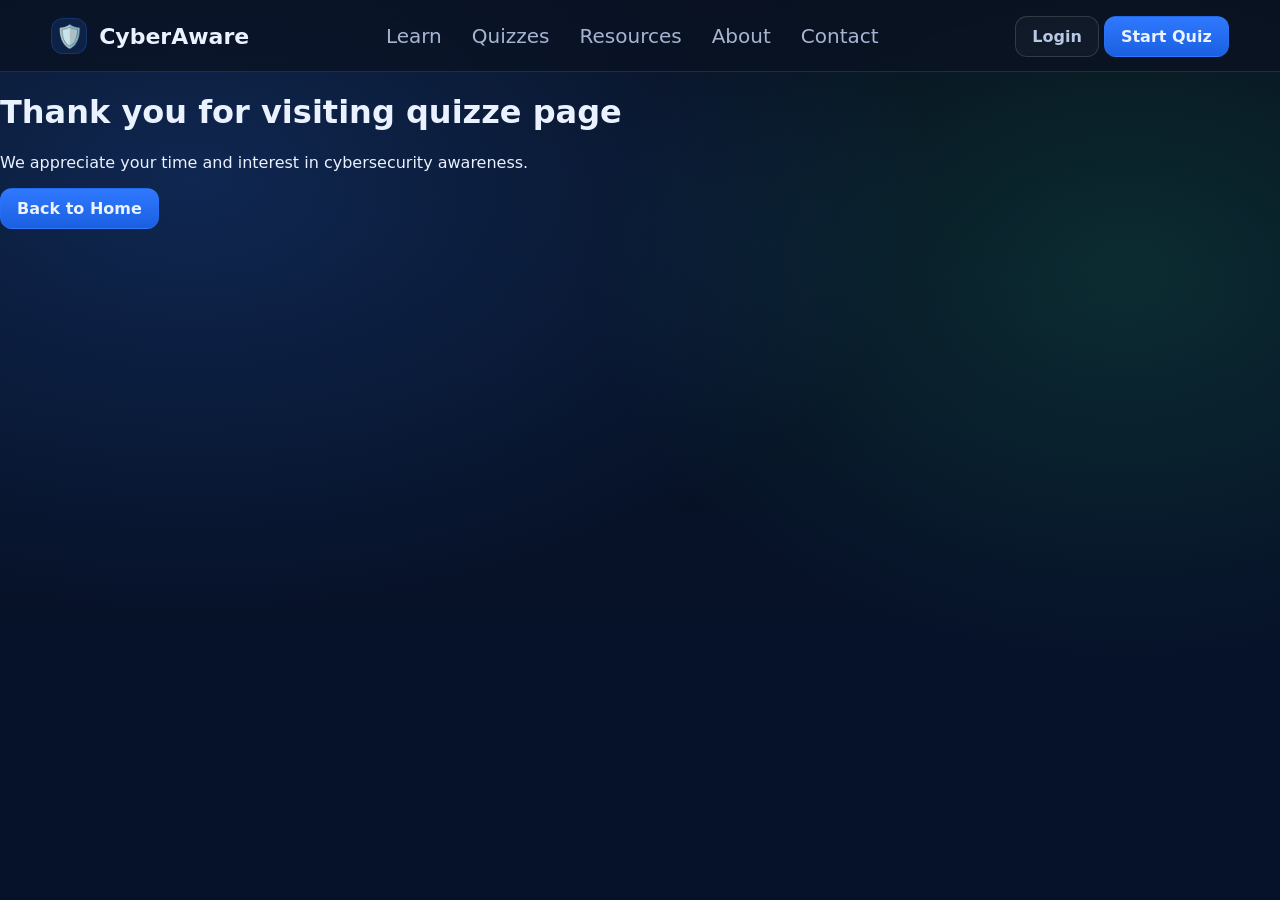
<file: quizzes.html>
<!doctype html>
<html lang="en">

<head>
  <meta charset="utf-8" />
  <meta name="viewport" content="width=device-width, initial-scale=1" />
  <title>Thank You | CyberAware</title>
  <link rel="stylesheet" href="css/styles.css">
  <!--   -->
</head>

<body>
  <!-- Top Navigation -->
  <header class="topbar">
    <div class="container topbar__inner">

      <a class="brand" href="index.html">
        <span class="brand__icon" aria-hidden="true">🛡️</span>
        <span class="brand__name">CyberAware</span>
      </a>

      <nav class="navlinks" aria-label="Primary navigation">
        <a href="learn.html">Learn</a>
        <a href="quizzes.html">Quizzes</a>
        <a href="resources.html">Resources</a>
        <a href="about.html">About</a>
        <a href="contact.html">Contact</a>
      </nav>

      <div class="topbar__actions">
        <a class="btn btn--ghost" href="logInPage.html">Login</a>
        <a class="btn btn--primary" href="startQuiz.html">Start Quiz</a>
      </div>

    </div>
  </header>
  <main class="thanks">
    <div class="thanks__card">


      <!--   <div class="thanks__icon">🛡️</div>   -->

      <h1>Thank you for visiting quizze page</h1>

      <p class="thanks__sub">
        We appreciate your time and interest in cybersecurity awareness.
      </p>

      <div class="thanks__actions">
        <a href="index.html" class="btn btn--primary">Back to Home</a>

      </div>

    </div>
  </main>

</body>

</html>
</file>
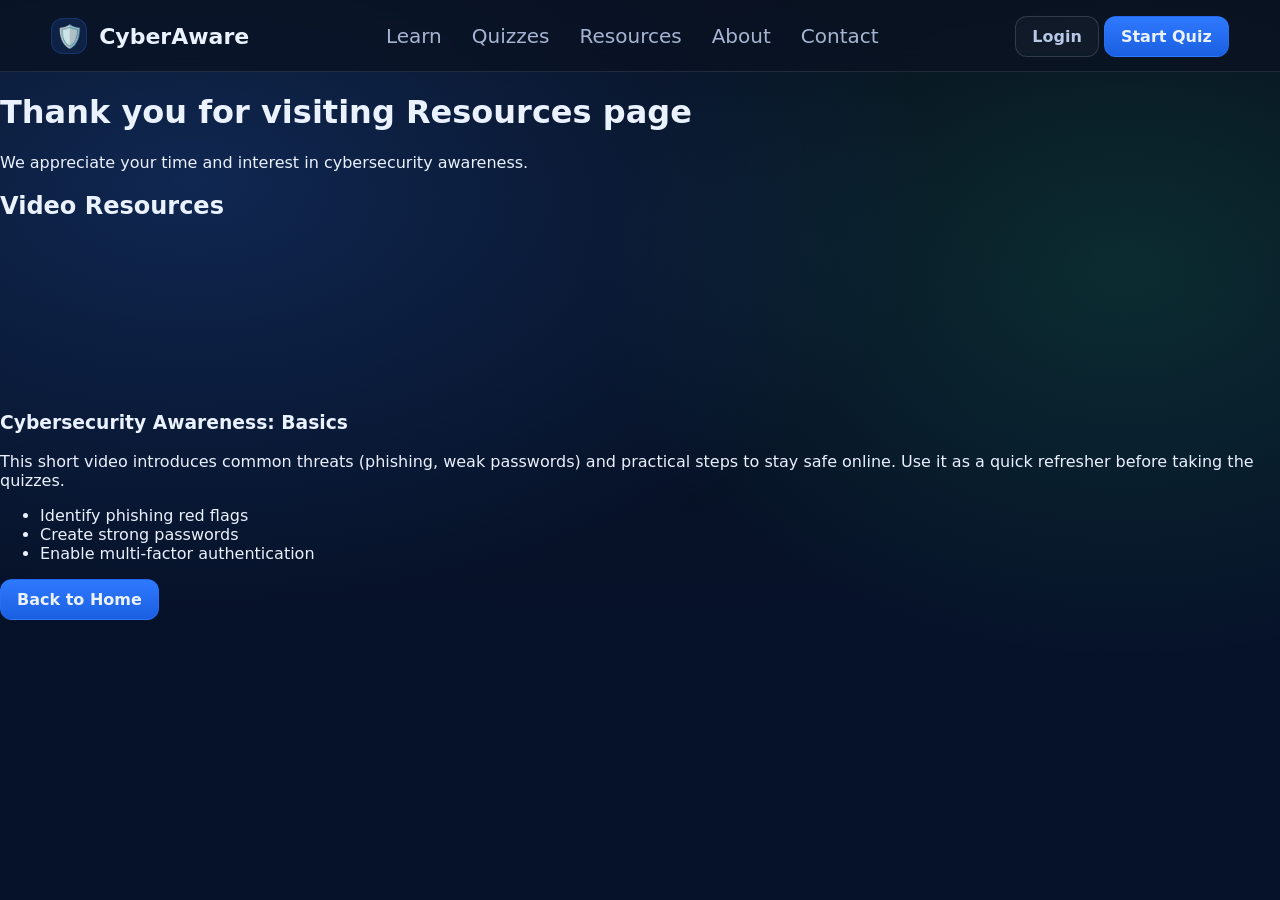
<file: resources.html>
<!DOCTYPE html>
<html lang="en">

<head>
  <meta charset="UTF-8">
  <meta name="viewport" content="width=device-width, initial-scale=1.0">
  <!--  -->
  <title>Resources</title>
  <link rel="stylesheet" href="css/styles.css" />
</head>

<body>
  <!-- Top Navigation -->
  <header class="topbar">
    <div class="container topbar__inner">

      <a class="brand" href="index.html">
        <span class="brand__icon" aria-hidden="true">🛡️</span>
        <span class="brand__name">CyberAware</span>
      </a>

      <nav class="navlinks" aria-label="Primary navigation">
        <a href="learn.html">Learn</a>
        <a href="quizzes.html">Quizzes</a>
        <a href="resources.html">Resources</a>
        <a href="about.html">About</a>
        <a href="contact.html">Contact</a>
      </nav>

      <div class="topbar__actions">
        <a class="btn btn--ghost" href="logInPage.html">Login</a>
        <a class="btn btn--primary" href="startQuiz.html">Start Quiz</a>
      </div>

    </div>
  </header>
  <main class="thanks">
    <div class="thanks__card">


      <!--   <div class="thanks__icon">🛡️</div>   -->

      <h1>Thank you for visiting Resources page</h1>

      <p class="thanks__sub">
        We appreciate your time and interest in cybersecurity awareness.
      </p>
      <section class="resource-video" aria-label="Video resources">
        <h2 class="resource-video__title">Video Resources</h2>

        <div class="resource-video__grid">
          <!-- Option A: YouTube / Vimeo embed -->
          <div class="resource-video__frame">
            <iframe src="https://www.youtube.com/embed/3Kq1MIfTWCE" title="Cybersecurity Awareness Video"
              frameborder="0"
              allow="accelerometer; autoplay; clipboard-write; encrypted-media; gyroscope; picture-in-picture; web-share"
              allowfullscreen>
            </iframe>
          </div>

          <div class="resource-video__text">
            <h3>Cybersecurity Awareness: Basics</h3>
            <p>
              This short video introduces common threats (phishing, weak passwords) and practical steps
              to stay safe online. Use it as a quick refresher before taking the quizzes.
            </p>

            <ul class="resource-video__list">
              <li>Identify phishing red flags</li>
              <li>Create strong passwords</li>
              <li>Enable multi-factor authentication</li>
            </ul>
          </div>
        </div>
      </section>
      <div class="thanks__actions">
        <a href="index.html" class="btn btn--primary">Back to Home</a>

      </div>

    </div>
  </main>
</body>

</html>
</file>
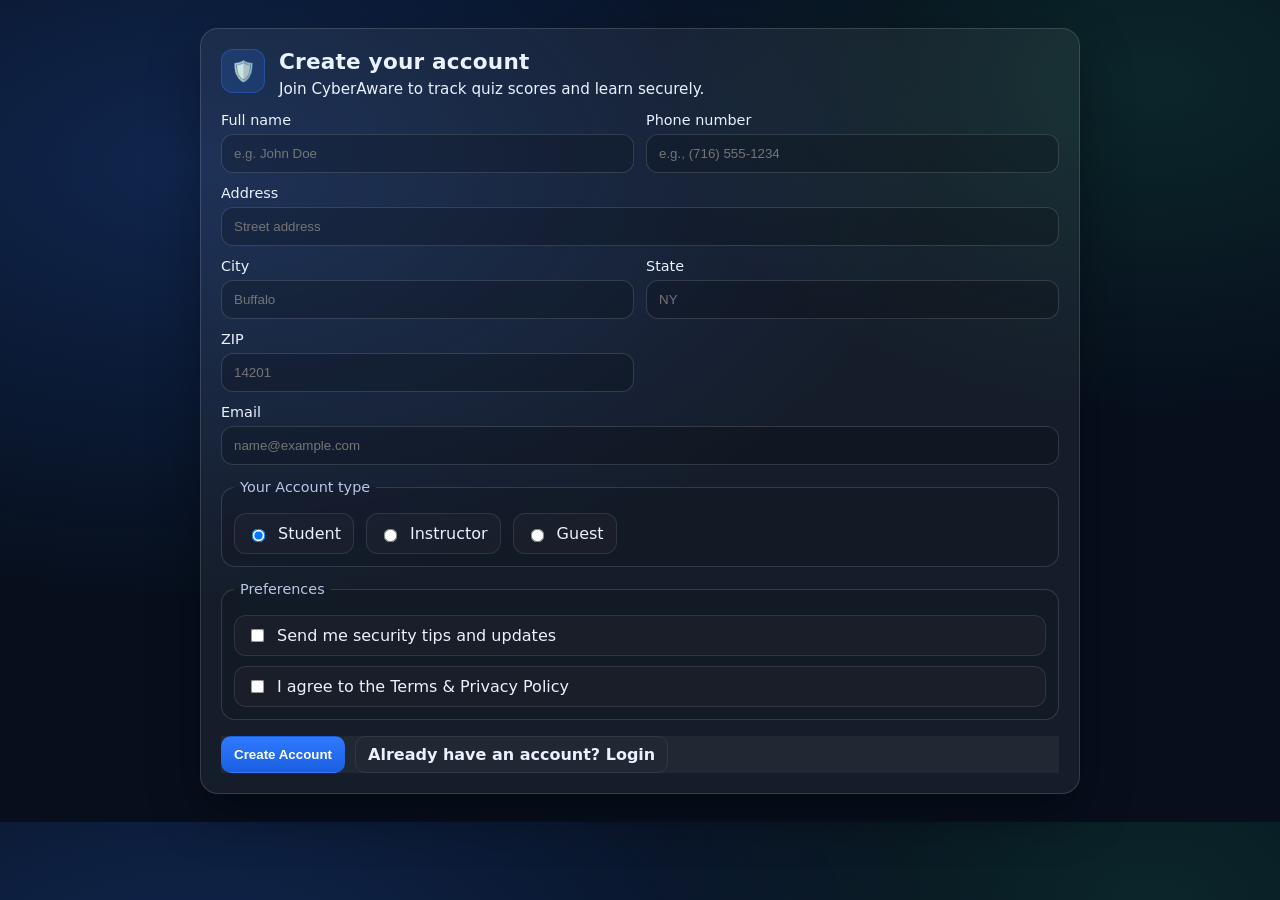
<file: signup.html>
<!DOCTYPE html>
<html lang="en">
<head>
  <meta charset="UTF-8" />
  <meta name="viewport" content="width=device-width, initial-scale=1.0" />
  <title>Sign Up | CyberAware</title>
  <link rel="stylesheet" href="css/signup.css" />

 <!--     -->
</head>

<body>
  
  
  <main class="auth">
    <section class="auth__card" aria-labelledby="signupTitle">
      <header class="auth__head">
        <div class="auth__brand" aria-hidden="true">🛡️</div>
        <div>
          <h1 id="signupTitle" class="auth__title">Create your account</h1>
          <p class="auth__subtitle">Join CyberAware to track quiz scores and learn securely.</p>
        </div>
      </header>

      <form class="form" action="#" method="post">
        <div class="grid">
          <label class="field">
            <span class="field__label"> Full name</span>
            <input class="field__input" type="text" name="fullName" placeholder="e.g. John Doe" required />
          </label>

          <label class="field">
            <span class="field__label">Phone number</span>
            <input class="field__input" type="tel" name="phone" placeholder="e.g., (716) 555-1234" required />
          </label>

          <label class="field grid__full">
            <span class="field__label">Address</span>
            <input class="field__input" type="text" name="address" placeholder="Street address" required />
          </label>

          <label class="field">
            <span class="field__label">City</span>
            <input class="field__input" type="text" name="city" placeholder="Buffalo" required />
          </label>

          <label class="field">
            <span class="field__label">State</span>
            <input class="field__input" type="text" name="state" placeholder="NY" required />
          </label>

          <label class="field">
            <span class="field__label">ZIP</span>
            <input class="field__input" type="text" name="zip" placeholder="14201" required />
          </label>

          <label class="field grid__full">
            <span class="field__label">Email</span>
            <input class="field__input" type="email" name="email" placeholder="name@example.com" required />
          </label>
        </div>

        <!-- Radio buttons -->
        <fieldset class="fieldset">
          <legend class="fieldset__legend">Your Account type</legend>
          <div class="choice-row">
            <label class="choice">
              <input type="radio" name="accountType" value="student" checked />
              <span>Student</span>
            </label>

            <label class="choice">
              <input type="radio" name="accountType" value="instructor" />
              <span>Instructor</span>
            </label>

            <label class="choice">
              <input type="radio" name="accountType" value="guest" />
              <span>Guest</span>
            </label>
          </div>
        </fieldset>

        <!-- Checkboxes -->
        <fieldset class="fieldset">
          <legend class="fieldset__legend">Preferences</legend>
          <div class="choice-col">
            <label class="choice">
              <input type="checkbox" name="updates" value="yes" />
              <span>Send me security tips and updates</span>
            </label>

            <label class="choice">
              <input type="checkbox" name="terms" value="agree" required />
              <span>I agree to the Terms & Privacy Policy</span>
            </label>
          </div>
        </fieldset>

        <div class="actions">
          <button class="btn btn--primary" type="submit">Create Account</button>
          <a class="btn btn--ghost" href="logInPage.html">Already have an account? Login</a>
        </div>
      </form>
    </section>
  </main>
</body>
</html>
</file>
<file: css/styles.css>
:root{
  --bg:#070f1d;
  --nav:#0a1222;
  --text:#eaf1ff;
  --muted:#b8c7e6;

  --line: rgba(255,255,255,0.10);
  --line2: rgba(255,255,255,0.14);

  --card: rgba(255,255,255,0.04);
  --card2: rgba(255,255,255,0.06);

  --primary:#2f79ff;
  --primary2:#1a5fe0;

  --ok:#2ad38a;
  --warn:#ffcc66;
  --mid:#6ea0ff;
}

*{ box-sizing:border-box; }
html,body{ height:100%; }
body{
  margin:0;
  font-family: system-ui, -apple-system, Segoe UI, Roboto, Arial, sans-serif;
  color: var(--text);
  background:
    radial-gradient(1200px 700px at 15% 20%, rgba(47,121,255,0.22), transparent 62%),
    radial-gradient(900px 650px at 88% 30%, rgba(42,211,138,0.14), transparent 60%),
    linear-gradient(180deg, var(--bg), #061229 70%, #061229);
}

a{ color:inherit; text-decoration:none; }
.container{ width:min(1280px, 92%); margin:0 auto; }

/* Top bar */
.topbar{
  height:72px;
  background: rgba(10,18,34,0.75);
  backdrop-filter: blur(12px);
  border-bottom: 1px solid var(--line);
}

.topbar__inner{
  height:72px;
  display:flex;
  align-items:center;
  justify-content:space-between;
  gap:18px;
}

/* Brand */
.brand{
  display:flex;
  align-items:center;
  gap:12px;
  font-weight:800;
  font-size:22px;
}
.brand__icon{
  width:36px;
  height:36px;
  display:grid;
  place-items:center;
  border-radius: 12px;
  background: rgba(47,121,255,0.14);
  border: 1px solid rgba(47,121,255,0.22);
}

/* Nav links */
.navlinks{
  display:flex;
  gap:26px;
  color: var(--muted);
  font-size:20px;
}
.navlinks a{
  padding:10px 2px;
  opacity:0.9;
}
.navlinks a:hover{ color:var(--text); opacity:1; }

/* Buttons */
.btn{
  display:inline-flex;
  align-items:center;
  justify-content:center;
  padding:10px 16px;
  border-radius: 12px;
  border: 1px solid var(--line2);
  font-weight:800;
  transition: transform .12s ease, filter .12s ease;
}
.btn:hover{ transform: translateY(-1px); filter: brightness(1.08); }
.btn--lg{ padding:14px 18px; border-radius: 14px; font-size:20px; }
.btn--ghost{
  background: rgba(255,255,255,0.03);
  color: var(--muted);
}
.btn--outline{
  background: rgba(255,255,255,0.02);
}
.btn--primary{
  background: linear-gradient(180deg, var(--primary), var(--primary2));
  border: 1px solid rgba(47,121,255,0.35);
}
.searchBtn{
  color: #e3e5e9;
}
/* Hero layout */
.hero{
  padding: 56px 0 42px;
}
.hero__grid{
  display:grid;
  grid-template-columns: 1.12fr 0.88fr;
  gap: 38px;
  align-items: start;
}

/* Left side */
.pill{
  display:inline-block;
  padding: 10px 16px;
  border-radius: 999px;
  border: 1px solid rgba(255,255,255,0.12);
  background: rgba(255,255,255,0.03);
  color: var(--muted);
  font-size: 18px;
  margin-bottom: 18px;
}
.hero__title{
  margin:0 0 14px;
  font-size: 60px;
  line-height: 1.05;
  letter-spacing: -0.6px;
}
.hero__subtitle{
  margin:0 0 22px;
  color: var(--muted);
  font-size: 20px;
  max-width: 70ch;
}
.hero__cta{
  display:flex;
  gap: 16px;
  flex-wrap: wrap;
  margin-bottom: 24px;
}

/* Stats row */
.stats{
  display:flex;
  gap: 18px;
  flex-wrap: wrap;
}
.stat{
  width: 200px;
  padding: 18px 18px;
  border-radius: 18px;
  border: 1px solid rgba(255,255,255,0.10);
  background: rgba(255,255,255,0.03);
}
.stat__num{
  font-size: 30px;
  font-weight: 900;
  margin-bottom: 6px;
}
.stat__label{
  color: var(--muted);
  font-size: 16px;
}

/* Right snapshot card */
.snapshot{
  border-radius: 22px;
  border: 1px solid rgba(255,255,255,0.12);
  background: rgba(255,255,255,0.03);
  overflow:hidden;
  box-shadow: 0 18px 60px rgba(0,0,0,0.45);
}
.snapshot__head{
  padding: 18px 20px;
  display:flex;
  align-items:center;
  justify-content:space-between;
  border-bottom: 1px solid rgba(255,255,255,0.08);
}
.snapshot__title{
  margin:0;
  font-size: 28px;
  font-weight: 900;
}
.chip{
  font-size: 16px;
  color: var(--muted);
  padding: 8px 14px;
  border-radius: 999px;
  border: 1px solid rgba(255,255,255,0.12);
  background: rgba(255,255,255,0.03);
}
.snapshot__body{
  padding: 18px 18px 16px;
}

/* Rows inside snapshot */
.row{
  display:flex;
  justify-content:space-between;
  align-items:center;
  padding: 18px 18px;
  border-radius: 18px;
  border: 1px solid rgba(255,255,255,0.12);
  background: rgba(255,255,255,0.03);
  margin-bottom: 14px;
}
.row__left{
  display:flex;
  align-items:center;
  gap: 14px;
}
.dot{
  width: 12px;
  height: 12px;
  border-radius: 50%;
  display:inline-block;
}
.dot--warn{ background: var(--warn); }
.dot--ok{ background: var(--ok); }
.dot--mid{ background: var(--mid); }

.row__title{
  font-size: 24px;
  font-weight: 900;
  margin-bottom: 4px;
}
.row__sub{
  color: var(--muted);
  font-size: 16px;
}
.row__right{
  font-size: 26px;
  font-weight: 900;
  color: var(--muted);
}
.row__right--warn{ color: #ffd38a; }
.row__right--ok{ color: #7ff1c0; }
.row__right--mid{ color: #a9c7ff; }

/* Snapshot CTA button */
.snapshot__cta{
  display:block;
  text-align:center;
  padding: 18px 16px;
  border-radius: 18px;
  border: 1px solid rgba(255,255,255,0.12);
  background: rgba(255,255,255,0.03);
  font-weight: 900;
  font-size: 20px;
}

/* Responsive */
@media (max-width: 1100px){
  .hero__grid{ grid-template-columns: 1fr; }
  .hero__title{ font-size: 48px; }
  .navlinks{ display:none; }

  /* ===== THANK YOU PAGE ===== */

.thanks{
  min-height: 100vh;
  display: grid;
  place-items: center;
  padding: 24px;
  background:
    radial-gradient(900px 600px at 20% 20%, rgba(58,139,255,.20), transparent 60%),
    linear-gradient(180deg, #050b15, #061433);
}

.thanks__card{
  width: min(560px, 92%);
  text-align: center;
  padding: 36px 28px;
  border-radius: 22px;
  border: 1px solid rgba(255,255,255,.14);
  background: rgba(255,255,255,.05);
  box-shadow: 0 24px 70px rgba(0,0,0,.55);
}

.thanks__icon{
  font-size: 42px;
  margin-bottom: 14px;
}

.thanks__card h1{
  margin: 0 0 10px;
  font-size: 32px;
  font-weight: 900;
}

.thanks__sub{
  margin: 0 0 22px;
  color: #b8c7e6;
  line-height: 1.6;
}

.thanks__actions{
  display: flex;
  gap: 12px;
  justify-content: center;
  flex-wrap: wrap;
}
/* =========================
   LOGIN / AUTH PAGES
========================= */

.auth{
  min-height: calc(100vh - 72px);
  display: grid;
  place-items: center;
  padding: 48px 16px;
}

.auth__card{
  width: min(560px, 96%);
  padding: 34px 30px;
  border-radius: 20px;
  border: 1px solid var(--line2);
  background: linear-gradient(180deg, var(--card), var(--card2));
  box-shadow: 0 28px 80px rgba(0,0,0,.55);
}

.auth__title{
  margin: 0 0 10px;
  font-size: 36px;
  font-weight: 900;
}

.auth__sub{
  margin: 0 0 22px;
  color: var(--muted);
  line-height: 1.6;
}

.auth__tips{
  margin: 0 0 22px 18px;
  color: var(--muted);
}

.auth__tips b{
  color: var(--text);
}

/* =========================
   FORM
========================= */

.form{
  display: grid;
  gap: 18px;
}

.field{
  display: grid;
  gap: 8px;
}

.field label{
  font-size: 14px;
  font-weight: 700;
  color: var(--muted);
}

.input{
  width: 100%;
  padding: 14px 14px;
  border-radius: 12px;
  border: 1px solid var(--line2);
  background: rgba(255,255,255,0.04);
  color: var(--text);
  font-size: 16px;
}

.input::placeholder{
  color: #8fa3c7;
}

.input:focus{
  outline: none;
  border-color: var(--primary);
  box-shadow: 0 0 0 2px rgba(47,121,255,.25);
}

/* Row for remember + forgot */
.form__row{
  display:flex;
  justify-content:space-between;
  align-items:center;
  flex-wrap:wrap;
  gap:12px;
  font-size:14px;
  color: var(--muted);
}

.checkbox{
  display:flex;
  align-items:center;
  gap:8px;
}

.checkbox input{
  accent-color: var(--primary);
}

.link{
  color: var(--mid);
  font-weight:700;
}

.link:hover{
  text-decoration: underline;
}

/* Full width button */
.btn--block{
  width: 100%;
}

/* Footer text */
.auth__foot{
  margin-top: 18px;
  text-align:center;
  color: var(--muted);
  font-size: 15px;
}


/* =========================
   THANK YOU PAGE
========================= */

.thanks{
  min-height: 100vh;
  display: grid;
  place-items: center;
  padding: 24px;
  background:
    radial-gradient(900px 600px at 20% 20%, rgba(58,139,255,.20), transparent 60%),
    linear-gradient(180deg, #050b15, #061433);
}

.thanks__card{
  width: min(560px, 92%);
  text-align: center;
  padding: 36px 28px;
  border-radius: 22px;
  border: 1px solid rgba(255,255,255,.14);
  background: rgba(255,255,255,.05);
  box-shadow: 0 24px 70px rgba(0,0,0,.55);
}

.thanks__icon{
  font-size: 42px;
  margin-bottom: 14px;
}

.thanks__card h1{
  margin: 0 0 10px;
  font-size: 32px;
  font-weight: 900;
}

.thanks__sub{
  margin: 0 0 22px;
  color: #b8c7e6;
  line-height: 1.6;
}

.thanks__actions{
  display: flex;
  gap: 12px;
  justify-content: center;
  flex-wrap: wrap;
}


/* =========================
   RESPONSIVE FIX
========================= */

@media (max-width: 1100px){

  .hero__grid{
    grid-template-columns: 1fr;
  }

  .hero__title{
    font-size: 48px;
  }

  .navlinks{
    display:none;
  }

}


}
</file>
<file: css/contact.css>
:root{
  --bg:#070f1d;
  --card: rgba(255,255,255,0.06);
  --card2: rgba(255,255,255,0.10);
  --text:#eaf1ff;
  --muted:#b8c7e6;
  --line: rgba(255,255,255,0.14);
  --primary:#2f79ff;
  --primary2:#1a5fe0;




html,body{ height:100%; }

body{
  margin:0;
  font-family: system-ui, -apple-system, Segoe UI, Roboto, Arial, sans-serif;
  color: var(--text);
  background:
    radial-gradient(1200px 700px at 15% 20%, rgba(47,121,255,0.22), transparent 62%),
    radial-gradient(900px 600px at 90% 10%, rgba(42,211,138,0.12), transparent 55%),
    var(--bg);
}
*{ box-sizing:border-box; }
/* Topbar / Navigation */
.topbar{
  background: linear-gradient(180deg, rgba(8,24,43,0.9), rgba(6,18,35,0.95));
  color: var(--text);
  padding: 12px 18px;
  position: sticky;
  top: 0;
  z-index: 200;
  border-bottom: 1px solid rgba(255,255,255,0.03);
}

.container{
  max-width: 1100px;
  margin: 0 auto;
  display: flex;
  align-items: center;
  justify-content: space-between;
  gap: 16px;
}

.brand{ text-decoration: none; color: inherit; display: inline-flex; gap: 8px; align-items: center; font-weight: 700; }
.brand__icon{ font-size: 1.2rem; }

.navlinks{ display: flex; gap: 12px; align-items: center; }
.navlinks a{ color: rgba(234,241,255,0.92); text-decoration: none; padding: 6px 10px; border-radius: 8px; transition: background .15s, color .15s; }
.navlinks a:hover, .navlinks a:focus{ background: rgba(255,255,255,0.04); color: #fff; outline: none; }

.topbar__actions{ display:flex; gap:10px; align-items:center; }
.btn{ display:inline-flex; align-items:center; justify-content:center; gap:8px; padding:8px 12px; border-radius:10px; text-decoration:none; cursor:pointer; font-weight:600; border:1px solid transparent; }
.btn--ghost{ background: transparent; color: var(--text); border: 1px solid rgba(255,255,255,0.08); }
.btn--primary{ background: linear-gradient(180deg, var(--primary), var(--primary2)); color: #fff; }
.btn--ghost:hover, .btn--primary:hover{ opacity: 0.95; }

@media (max-width:720px){
  .navlinks{ display:none; }
}


/* Topbar / Navigation */
.topbar{
  background: linear-gradient(180deg, rgba(8,24,43,0.9), rgba(6,18,35,0.95));
  color: var(--text);
  padding: 12px 18px;
  position: sticky;
  top: 0;
  z-index: 200;
  border-bottom: 1px solid rgba(255,255,255,0.03);
}

.container{
  max-width: 1100px;
  margin: 0 auto;
  display: flex;
  align-items: center;
  justify-content: space-between;
  gap: 16px;
}

.brand{ text-decoration: none; color: inherit; display: inline-flex; gap: 8px; align-items: center; font-weight: 700; }
.brand__icon{ font-size: 1.2rem; }

.navlinks{ display: flex; gap: 12px; align-items: center; }
.navlinks a{ color: rgba(234,241,255,0.92); text-decoration: none; padding: 6px 10px; border-radius: 8px; transition: background .15s, color .15s; }
.navlinks a:hover, .navlinks a:focus{ background: rgba(255,255,255,0.04); color: #fff; outline: none; }

.topbar__actions{ display:flex; gap:10px; align-items:center; }
.btn{ display:inline-flex; align-items:center; justify-content:center; gap:8px; padding:8px 12px; border-radius:10px; text-decoration:none; cursor:pointer; font-weight:600; border:1px solid transparent; }
.btn--ghost{ background: transparent; color: var(--text); border: 1px solid rgba(255,255,255,0.08); }
.btn--primary{ background: linear-gradient(180deg, var(--primary), var(--primary2)); color: #fff; }
.btn--ghost:hover, .btn--primary:hover{ opacity: 0.95; }

@media (max-width:720px){
  .navlinks{ display:none; }
}

}
.auth{
  min-height: 100%;
  display:flex;
  align-items:center;
  justify-content:center;
  padding: 28px 14px;
}

.auth__card{
  width: min(880px, 100%);
  background: var(--card);
  border: 1px solid var(--line);
  border-radius: 18px;
  padding: 20px;
  box-shadow: 0 20px 50px rgba(0,0,0,0.35);
}

.auth__head{
  display:flex;
  gap: 14px;
  align-items:flex-start;
  margin-bottom: 14px;
}

.auth__brand{
  width: 44px;
  height: 44px;
  border-radius: 12px;
  display:grid;
  place-items:center;
  background: rgba(47,121,255,0.18);
  border: 1px solid rgba(47,121,255,0.35);
  font-size: 20px;
}

.auth__title{
  margin: 0;
  font-size: 1.35rem;
  letter-spacing: 0.2px;
}

.auth__subtitle{
  margin: 6px 0 0;
  color: var(--text);
  font-size: 0.95rem;
}

.form{ margin-top: 14px; }

.grid{
  display:grid;
  grid-template-columns: 1fr 1fr;
  gap: 12px;
}

.grid__full{ grid-column: 1 / -1; }

.field{
  display:flex;
  flex-direction:column;
  gap: 6px;
}

.field__label{
  color:var(--text) ;
  font-size: 0.9rem;
}

.field__input{
  width: 100%;
  padding: 11px 12px;
  border-radius: 12px;
  border: 1px solid var(--line);
  background: rgba(0,0,0,0.18);
  color: var(--text);
  outline: none;
}

.field__input:focus{
  border-color: rgba(47,121,255,0.7);
  box-shadow: 0 0 0 4px rgba(47,121,255,0.18);
}

.fieldset{
  margin: 14px 0 0;
  padding: 12px;
  border-radius: 14px;
  border: 1px solid var(--line);
  background: rgba(0,0,0,0.10);
}

.fieldset__legend{
  padding: 0 6px;
  color: var(--muted);
  font-size: 0.9rem;
}

.choice-row{
  display:flex;
  flex-wrap: wrap;
  gap: 12px;
  margin-top: 6px;
}

.choice-col{
  display:flex;
  flex-direction:column;
  gap: 10px;
  margin-top: 6px;
}

.choice{
  display:flex;
  align-items:center;
  gap: 10px;
  padding: 10px 12px;
  border-radius: 12px;
  border: 1px solid rgba(255,255,255,0.10);
  background: rgba(187, 158, 158, 0.04);
}

.choice input{ transform: scale(1.05); }

.actions{
  display:flex;
  flex-wrap: wrap;
  gap: 10px;
  margin-top: 16px;
  background-color: rgb(32, 40, 52);
}

.btn{
  display:inline-flex;
  align-items:center;
  justify-content:center;
  gap: 8px;
  padding: 10px 14px;
  border-radius: 12px;
  text-decoration:none;
  border: 1px solid transparent;
  cursor:pointer;
  font-weight:600;
}

.btn--primary{
  background: linear-gradient(180deg, var(--primary), var(--primary2));
  color: white;
}

.btn--primary:hover{ filter: brightness(1.05); }

.btn--ghost{
  background: rgba(255,255,255,0.04);
  border-color: rgba(255,255,255,0.14);
  color: var(--text);
}

.btn--ghost:hover{
  background: rgba(255,255,255,0.07);
}


@media (max-width: 720px){
  .grid{ grid-template-columns: 1fr; }
  .auth__head{ align-items:center; }
}
</file>
<file: css/style.css>
/* login.css */
:root{
  --bg0:#070a12;
  --bg1:#0b1220;
  --bg2:#0a1526;

  --text:#eaf0ff;
  --muted:#9fb0d0;

  --line:rgba(255,255,255,.10);
  --line2:rgba(255,255,255,.08);

  --cardA:rgba(17, 28, 46, .72);
  --cardB:rgba(10, 20, 36, .72);

  --blue:#2f6df6;
  --blue2:#2a61df;

  --shadow: 0 18px 45px rgba(0,0,0,.55);
  --radius:18px;
}

*{box-sizing:border-box}
html,body{height:100%}
body{
  margin:0;
  font-family: ui-sans-serif, system-ui, -apple-system, Segoe UI, Roboto, Helvetica, Arial, "Apple Color Emoji","Segoe UI Emoji";
  color:var(--text);

  /* background */
  background:
    radial-gradient(900px 500px at 15% 50%, rgba(43,92,210,.22), transparent 60%),
    radial-gradient(700px 450px at 70% 40%, rgba(26, 115, 232, .14), transparent 55%),
    linear-gradient(135deg, var(--bg1), var(--bg0) 55%, var(--bg2));
}

/* ---------- Top bar ---------- */
.topbar{
  height:56px;
  display:flex;
  align-items:center;
  border-bottom:1px solid var(--line);
  background: rgba(6,10,18,.55);
  backdrop-filter: blur(10px);
}
.topbar__inner{
  width:min(1100px, 92vw);
  margin:0 auto;
  display:flex;
  align-items:center;
  justify-content:space-between;
  gap:24px;
}
.brand{
  display:flex;
  align-items:center;
  gap:10px;
  text-decoration:none;
  color:var(--text);
  font-weight:700;
}
.brand__badge{
  width:28px;
  height:28px;
  display:grid;
  place-items:center;
  border-radius:8px;
  background: rgba(47,109,246,.18);
  border:1px solid rgba(47,109,246,.35);
  font-size:16px;
}
.brand__name{letter-spacing:.2px}

.nav{
  display:flex;
  align-items:center;
  gap:26px;
}
.nav__link{
  color:rgba(234, 255, 244, 0.8);
  text-decoration:none;
  font-weight:500;
  font-size:14px;
  position:relative;
  padding:6px 0;
}
.nav__link:hover{color:rgba(184, 20, 193, 0.95)}
.nav__link--active{
  color:rgba(234,240,255,.95);
}
.nav__link--active::after{
  content:"";
  position:absolute;
  left:0; right:0; bottom:-12px;
  height:2px;
  background: rgba(234,240,255,.75);
  border-radius:999px;
}

/* ---------- Hero layout ---------- */
.hero{
  min-height: calc(100vh - 56px);
  display:grid;
  place-items:center;
  padding: clamp(22px, 4vw, 44px) 0;
}
.hero__inner{
  width:min(1100px, 92vw);
  display:flex;
  align-items:center;
  justify-content:space-between;
  gap:48px;
}

/* Left copy */
.copy{
  flex:1.1;
  max-width:620px;
}
.copy__title{
  margin:0 0 14px 0;
  font-size: clamp(42px, 5vw, 66px);
  line-height:1.05;
  letter-spacing:-.6px;
}
.copy__lead{
  margin:0 0 22px 0;
  color:rgba(234,240,255,.72);
  max-width:520px;
  font-size:15px;
  line-height:1.6;
}

.tips{
  list-style:none;
  padding:0;
  margin: 14px 0 0 0;
  display:grid;
  gap:14px;
  max-width:520px;
}
.tip{
  display:flex;
  align-items:flex-start;
  gap:12px;
}
.tip__dot{
  margin-top:6px;
  width:8px;
  height:8px;
  border-radius:999px;
  flex:0 0 auto;
}
.tip__dot--green{background:#2dd36f}
.tip__dot--yellow{background:#f2c94c}
.tip__text strong{
  display:block;
  font-size:14px;
  color:rgba(234,240,255,.92);
  margin-bottom:2px;
}
.tip__text span{
  display:block;
  font-size:13px;
  color:rgba(234,240,255,.62);
  line-height:1.45;
}

/* Right card */
.card{
  flex:0 0 380px;
  padding:22px 22px 18px;
  border-radius: var(--radius);
  border:1px solid var(--line2);
  background: linear-gradient(180deg, var(--cardA), var(--cardB));
  box-shadow: var(--shadow);
}
.card__title{
  margin:0 0 6px 0;
  font-size:22px;
  letter-spacing:-.2px;
}
.card__sub{
  margin:0 0 16px 0;
  color:rgba(234,240,255,.62);
  font-size:13px;
}

/* Form */
.form__grid{
  display:grid;
  grid-template-columns: 1fr 1fr;
  gap:14px;
  margin-bottom:12px;
}
.field{
  display:flex;
  flex-direction:column;
  gap:8px;
}
.field__label{
  font-size:12px;
  color:rgba(234,240,255,.72);
  font-weight:600;
}
.field__input{
  height:40px;
  padding:10px 12px;
  border-radius:10px;
  border:1px solid rgba(255,255,255,.10);
  background: rgba(9, 15, 27, .65);
  color:rgba(234,240,255,.92);
  outline:none;
}
.field__input::placeholder{
  color: rgba(234,240,255,.35);
}
.field__input:focus{
  border-color: rgba(47,109,246,.55);
  box-shadow: 0 0 0 4px rgba(47,109,246,.14);
}

.form__row{
  display:flex;
  align-items:center;
  justify-content:space-between;
  gap:14px;
  margin: 8px 0 14px;
}
.check{
  display:flex;
  align-items:center;
  gap:10px;
  color:rgba(234,240,255,.72);
  font-size:13px;
  user-select:none;
}
.check input{
  width:14px;
  height:14px;
  accent-color: var(--blue);
}

.link{
  color:rgba(150, 196, 255, .95);
  text-decoration:none;
  font-size:13px;
  font-weight:600;
}
.link:hover{ text-decoration:underline; }

.btn{
  width:100%;
  height:42px;
  border:none;
  border-radius:10px;
  background: linear-gradient(180deg, var(--blue), var(--blue2));
  color:white;
  font-weight:700;
  cursor:pointer;
  box-shadow: 0 10px 24px rgba(47,109,246,.22);
}
.btn:hover{ filter:brightness(1.05); }
.btn:active{ transform: translateY(1px); }

.card__foot{
  margin:12px 0 0 0;
  font-size:13px;
  color:rgba(234,240,255,.62);
}

/* Responsive */
@media (max-width: 920px){
  .hero__inner{
    flex-direction:column;
    align-items:stretch;
  }
  .card{flex-basis:auto}
  .copy{max-width:none}
}
@media (max-width: 520px){
  .form__grid{grid-template-columns: 1fr;}
}
</file>
<file: css/signup.css>
:root{
  --bg:#070f1d;
  --card: rgba(255,255,255,0.06);
  --card2: rgba(255,255,255,0.10);
  --text:#eaf1ff;
  --muted:#b8c7e6;
  --line: rgba(255,255,255,0.14);
  --primary:#2f79ff;
  --primary2:#1a5fe0;




html,body{ height:100%; }

body{
  margin:0;
  font-family: system-ui, -apple-system, Segoe UI, Roboto, Arial, sans-serif;
  color: var(--text);
  background:
    radial-gradient(1200px 700px at 15% 20%, rgba(47,121,255,0.22), transparent 62%),
    radial-gradient(900px 600px at 90% 10%, rgba(42,211,138,0.12), transparent 55%),
    var(--bg);
}
*{ box-sizing:border-box; }
/* Topbar / Navigation */
.topbar{
  background: linear-gradient(180deg, rgba(8,24,43,0.9), rgba(6,18,35,0.95));
  color: var(--text);
  padding: 12px 18px;
  position: sticky;
  top: 0;
  z-index: 200;
  border-bottom: 1px solid rgba(255,255,255,0.03);
}

.container{
  max-width: 1100px;
  margin: 0 auto;
  display: flex;
  align-items: center;
  justify-content: space-between;
  gap: 16px;
}

.brand{ text-decoration: none; color: inherit; display: inline-flex; gap: 8px; align-items: center; font-weight: 700; }
.brand__icon{ font-size: 1.2rem; }

.navlinks{ display: flex; gap: 12px; align-items: center; }
.navlinks a{ color: rgba(234,241,255,0.92); text-decoration: none; padding: 6px 10px; border-radius: 8px; transition: background .15s, color .15s; }
.navlinks a:hover, .navlinks a:focus{ background: rgba(255,255,255,0.04); color: #fff; outline: none; }

.topbar__actions{ display:flex; gap:10px; align-items:center; }
.btn{ display:inline-flex; align-items:center; justify-content:center; gap:8px; padding:8px 12px; border-radius:10px; text-decoration:none; cursor:pointer; font-weight:600; border:1px solid transparent; }
.btn--ghost{ background: transparent; color: var(--text); border: 1px solid rgba(255,255,255,0.08); }
.btn--primary{ background: linear-gradient(180deg, var(--primary), var(--primary2)); color: #fff; }
.btn--ghost:hover, .btn--primary:hover{ opacity: 0.95; }

@media (max-width:720px){
  .navlinks{ display:none; }
}


/* Topbar / Navigation */
.topbar{
  background: linear-gradient(180deg, rgba(8,24,43,0.9), rgba(6,18,35,0.95));
  color: var(--text);
  padding: 12px 18px;
  position: sticky;
  top: 0;
  z-index: 200;
  border-bottom: 1px solid rgba(255,255,255,0.03);
}

.container{
  max-width: 1100px;
  margin: 0 auto;
  display: flex;
  align-items: center;
  justify-content: space-between;
  gap: 16px;
}

.brand{ text-decoration: none; color: inherit; display: inline-flex; gap: 8px; align-items: center; font-weight: 700; }
.brand__icon{ font-size: 1.2rem; }

.navlinks{ display: flex; gap: 12px; align-items: center; }
.navlinks a{ color: rgba(234,241,255,0.92); text-decoration: none; padding: 6px 10px; border-radius: 8px; transition: background .15s, color .15s; }
.navlinks a:hover, .navlinks a:focus{ background: rgba(255,255,255,0.04); color: #fff; outline: none; }

.topbar__actions{ display:flex; gap:10px; align-items:center; }
.btn{ display:inline-flex; align-items:center; justify-content:center; gap:8px; padding:8px 12px; border-radius:10px; text-decoration:none; cursor:pointer; font-weight:600; border:1px solid transparent; }
.btn--ghost{ background: transparent; color: var(--text); border: 1px solid rgba(255,255,255,0.08); }
.btn--primary{ background: linear-gradient(180deg, var(--primary), var(--primary2)); color: #fff; }
.btn--ghost:hover, .btn--primary:hover{ opacity: 0.95; }

@media (max-width:720px){
  .navlinks{ display:none; }
}

}
.auth{
  min-height: 100%;
  display:flex;
  align-items:center;
  justify-content:center;
  padding: 28px 14px;
}

.auth__card{
  width: min(880px, 100%);
  background: var(--card);
  border: 1px solid var(--line);
  border-radius: 18px;
  padding: 20px;
  box-shadow: 0 20px 50px rgba(0,0,0,0.35);
}

.auth__head{
  display:flex;
  gap: 14px;
  align-items:flex-start;
  margin-bottom: 14px;
}

.auth__brand{
  width: 44px;
  height: 44px;
  border-radius: 12px;
  display:grid;
  place-items:center;
  background: rgba(47,121,255,0.18);
  border: 1px solid rgba(47,121,255,0.35);
  font-size: 20px;
}

.auth__title{
  margin: 0;
  font-size: 1.35rem;
  letter-spacing: 0.2px;
}

.auth__subtitle{
  margin: 6px 0 0;
  color: var(--text);
  font-size: 0.95rem;
}

.form{ margin-top: 14px; }

.grid{
  display:grid;
  grid-template-columns: 1fr 1fr;
  gap: 12px;
}

.grid__full{ grid-column: 1 / -1; }

.field{
  display:flex;
  flex-direction:column;
  gap: 6px;
}

.field__label{
  color:var(--text) ;
  font-size: 0.9rem;
}

.field__input{
  width: 100%;
  padding: 11px 12px;
  border-radius: 12px;
  border: 1px solid var(--line);
  background: rgba(0,0,0,0.18);
  color: var(--text);
  outline: none;
}

.field__input:focus{
  border-color: rgba(47,121,255,0.7);
  box-shadow: 0 0 0 4px rgba(47,121,255,0.18);
}

.fieldset{
  margin: 14px 0 0;
  padding: 12px;
  border-radius: 14px;
  border: 1px solid var(--line);
  background: rgba(0,0,0,0.10);
}

.fieldset__legend{
  padding: 0 6px;
  color: var(--muted);
  font-size: 0.9rem;
}

.choice-row{
  display:flex;
  flex-wrap: wrap;
  gap: 12px;
  margin-top: 6px;
}

.choice-col{
  display:flex;
  flex-direction:column;
  gap: 10px;
  margin-top: 6px;
}

.choice{
  display:flex;
  align-items:center;
  gap: 10px;
  padding: 10px 12px;
  border-radius: 12px;
  border: 1px solid rgba(255,255,255,0.10);
  background: rgba(187, 158, 158, 0.04);
}

.choice input{ transform: scale(1.05); }

.actions{
  display:flex;
  flex-wrap: wrap;
  gap: 10px;
  margin-top: 16px;
  background-color: rgb(32, 40, 52);
}

.btn{
  display:inline-flex;
  align-items:center;
  justify-content:center;
  gap: 8px;
  padding: 10px 14px;
  border-radius: 12px;
  text-decoration:none;
  border: 1px solid transparent;
  cursor:pointer;
  font-weight:600;
}

.btn--primary{
  background: linear-gradient(180deg, var(--primary), var(--primary2));
  color: white;
}

.btn--primary:hover{ filter: brightness(1.05); }

.btn--ghost{
  background: rgba(255,255,255,0.04);
  border-color: rgba(255,255,255,0.14);
  color: var(--text);
}

.btn--ghost:hover{
  background: rgba(255,255,255,0.07);
}


@media (max-width: 720px){
  .grid{ grid-template-columns: 1fr; }
  .auth__head{ align-items:center; }
}
</file>
